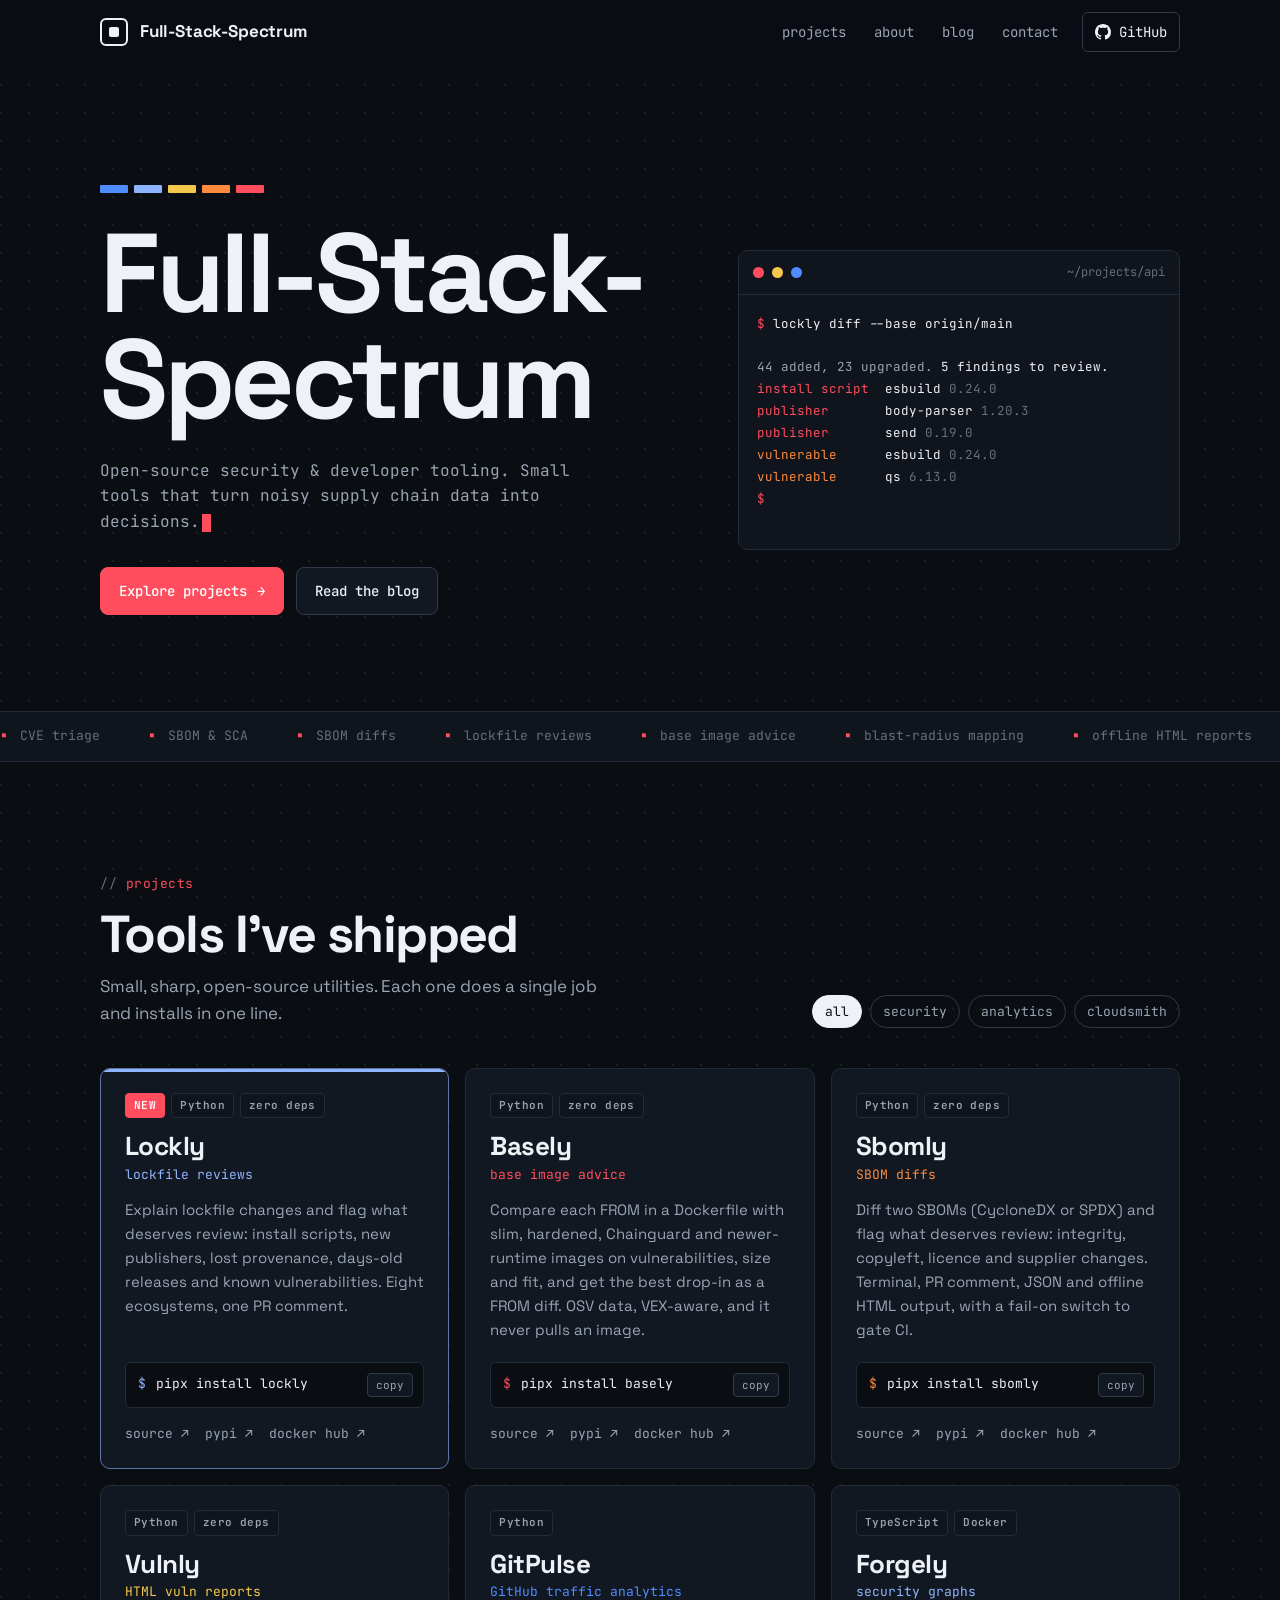
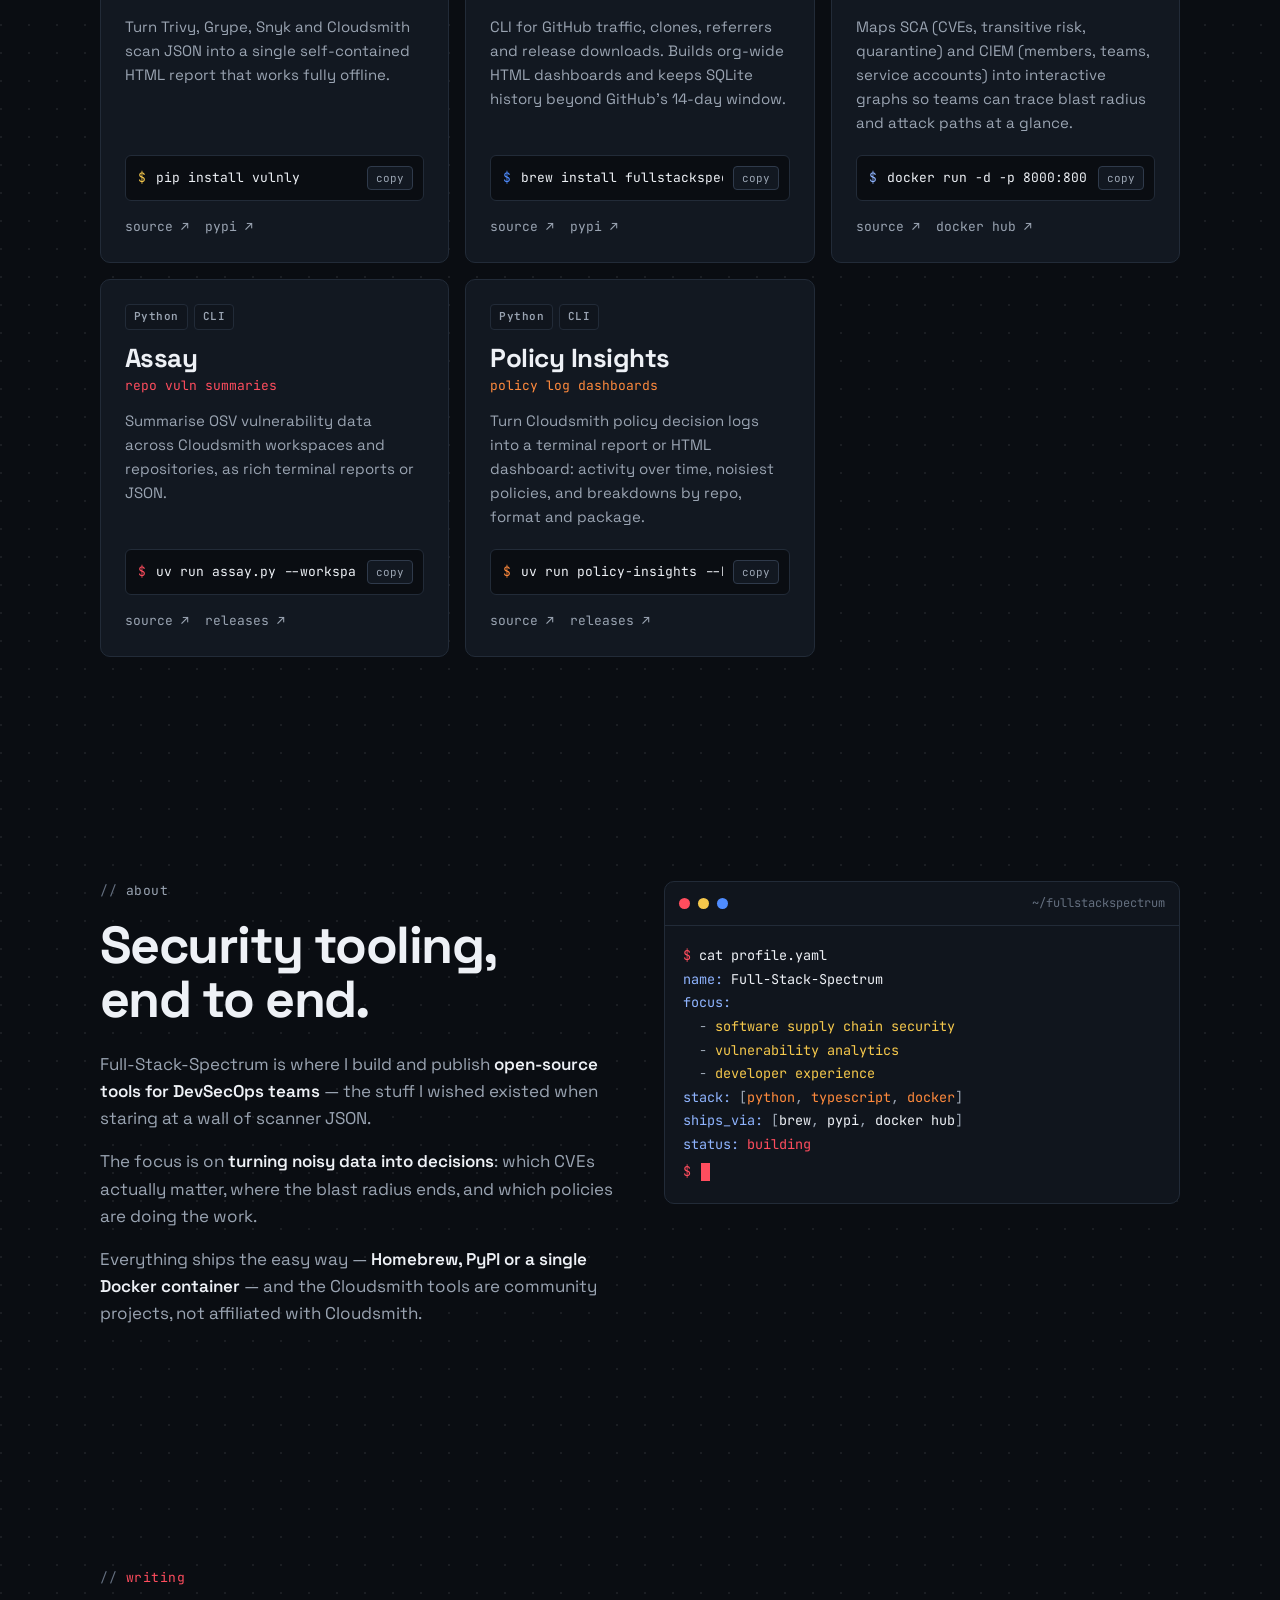
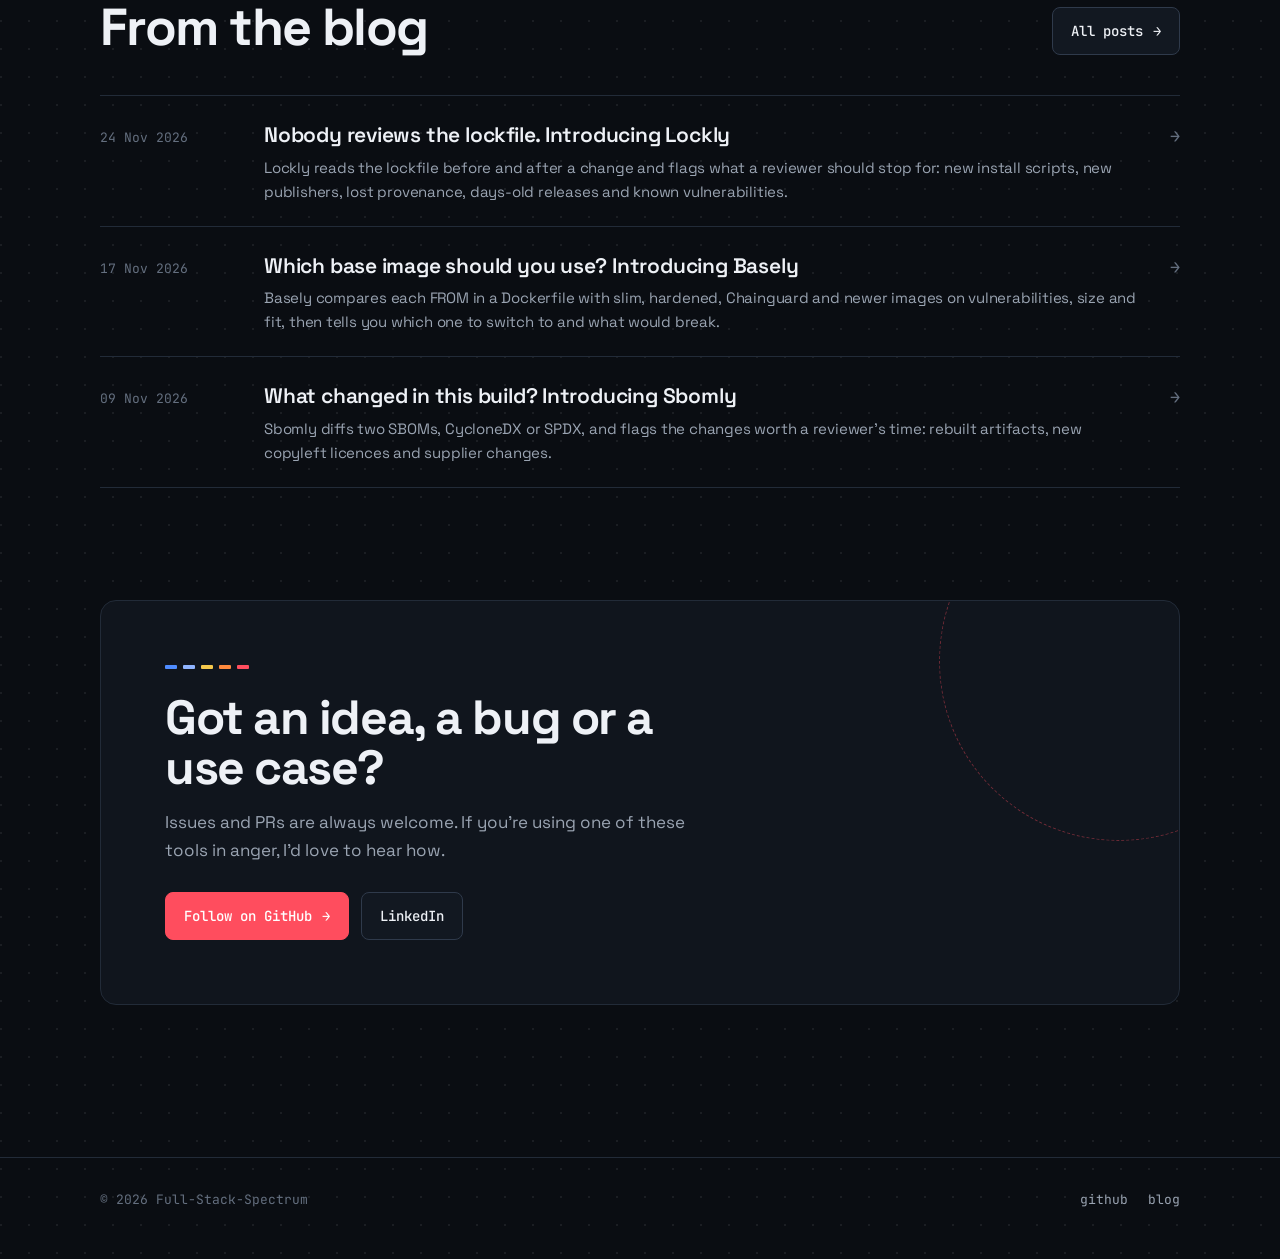
<file: index.html>
<!doctype html>
<html lang="en">
<head>
  <meta charset="utf-8">
  <meta name="viewport" content="width=device-width, initial-scale=1">
  <title>Full-Stack-Spectrum — Open-source security &amp; developer tooling</title>
  <meta name="description" content="Full-Stack-Spectrum builds open-source security and developer tooling: Lockly, Basely, Sbomly, GitPulse, Forgely, Vulnly, Assay and Policy Insights.">
  <meta name="theme-color" content="#0a0d12">
  <link rel="canonical" href="https://fullstackspectrum.com/">
  <link rel="icon" href="/assets/img/favicon.svg" type="image/svg+xml">

  <meta property="og:type" content="website">
  <meta property="og:title" content="Full-Stack-Spectrum">
  <meta property="og:description" content="Open-source security & developer tooling.">
  <meta property="og:url" content="https://fullstackspectrum.com/">
  <meta property="og:image" content="https://fullstackspectrum.com/assets/img/og-banner.png">
  <meta name="twitter:card" content="summary_large_image">

  <link rel="preconnect" href="https://fonts.googleapis.com">
  <link rel="preconnect" href="https://fonts.gstatic.com" crossorigin>
  <link href="https://fonts.googleapis.com/css2?family=JetBrains+Mono:wght@400;500;600&family=Space+Grotesk:wght@400;500;600;700&display=swap" rel="stylesheet">
  <link rel="stylesheet" href="/assets/css/style.css">
</head>
<body>

<header class="site-header">
  <div class="wrap">
    <a class="brand" href="/" aria-label="Full-Stack-Spectrum home">
      <span class="brand-mark" aria-hidden="true"></span>
      <span>Full-Stack-Spectrum</span>
    </a>
    <button class="nav-toggle" aria-label="Open menu" aria-expanded="false" aria-controls="nav">
      <svg width="18" height="18" viewBox="0 0 18 18" fill="none" stroke="currentColor" stroke-width="2"><path d="M2 5h14M2 13h14"/></svg>
    </button>
    <nav class="nav" id="nav">
      <a href="#projects">projects</a>
      <a href="#about">about</a>
      <a href="/blog/">blog</a>
      <a href="#contact">contact</a>
      <a class="nav-gh" href="https://github.com/fullstackspectrum" target="_blank" rel="noopener">
        <svg width="16" height="16" viewBox="0 0 16 16" fill="currentColor" aria-hidden="true"><path d="M8 0C3.58 0 0 3.58 0 8c0 3.54 2.29 6.53 5.47 7.59.4.07.55-.17.55-.38 0-.19-.01-.82-.01-1.49-2.01.37-2.53-.49-2.69-.94-.09-.23-.48-.94-.82-1.13-.28-.15-.68-.52-.01-.53.63-.01 1.08.58 1.23.82.72 1.21 1.87.87 2.33.66.07-.52.28-.87.51-1.07-1.78-.2-3.64-.89-3.64-3.95 0-.87.31-1.59.82-2.15-.08-.2-.36-1.02.08-2.12 0 0 .67-.21 2.2.82.64-.18 1.32-.27 2-.27.68 0 1.36.09 2 .27 1.53-1.04 2.2-.82 2.2-.82.44 1.1.16 1.92.08 2.12.51.56.82 1.27.82 2.15 0 3.07-1.87 3.75-3.65 3.95.29.25.54.73.54 1.48 0 1.07-.01 1.93-.01 2.2 0 .21.15.46.55.38A8.013 8.013 0 0016 8c0-4.42-3.58-8-8-8z"/></svg>
        GitHub
      </a>
    </nav>
  </div>
</header>

<main>

  <!-- Hero -->
  <section class="hero">
    <div class="wrap">
      <div>
        <div class="spectrum" aria-hidden="true"><span></span><span></span><span></span><span></span><span></span></div>
        <h1>Full-Stack-<br>Spectrum</h1>
        <p class="hero-lede">Open-source security &amp; developer tooling. Small tools that turn noisy supply chain data into decisions.<span class="cursor" aria-hidden="true"></span></p>
        <div class="hero-ctas">
          <a class="btn btn--primary" href="#projects">Explore projects <span class="arrow">→</span></a>
          <a class="btn" href="/blog/">Read the blog</a>
        </div>
      </div>

      <div class="terminal hero-term" role="img" aria-label="A terminal running Full-Stack-Spectrum tools in turn: Lockly flags an install script on esbuild 0.24.0, Basely suggests python:3.12-slim, Sbomly flags a changed hash on axios 1.6.0, and Vulnly reports 2911 vulnerabilities in python:3.12.">
        <div class="terminal-bar" aria-hidden="true"><i></i><i></i><i></i><span>~/projects/api</span></div>
        <pre data-hero-term aria-hidden="true"><span class="c-p">$</span> <span class="c-v">lockly diff --base origin/main</span>

44 added, 23 upgraded. <span class="c-v">5 findings to review.</span>
<span class="c-p">install script</span>  <span class="c-v">esbuild</span> <span class="c-f">0.24.0</span>
<span class="c-p">publisher</span>       <span class="c-v">body-parser</span> <span class="c-f">1.20.3</span>
<span class="c-p">publisher</span>       <span class="c-v">send</span> <span class="c-f">0.19.0</span>
<span class="c-o">vulnerable</span>      <span class="c-v">esbuild</span> <span class="c-f">0.24.0</span>
<span class="c-o">vulnerable</span>      <span class="c-v">qs</span> <span class="c-f">6.13.0</span>
<span class="c-p">$</span> <span class="cursor"></span></pre>
      </div>
    </div>
  </section>

  <div class="ticker" aria-hidden="true">
    <div class="ticker-track">
      <span>CVE triage</span><span>SBOM &amp; SCA</span><span>SBOM diffs</span><span>lockfile reviews</span><span>base image advice</span><span>blast-radius mapping</span><span>offline HTML reports</span><span>GitHub traffic analytics</span><span>policy decision logs</span><span>Trivy · Grype · Snyk</span><span>OSV data</span><span>Docker · Homebrew · PyPI</span>
      <span>CVE triage</span><span>SBOM &amp; SCA</span><span>SBOM diffs</span><span>lockfile reviews</span><span>base image advice</span><span>blast-radius mapping</span><span>offline HTML reports</span><span>GitHub traffic analytics</span><span>policy decision logs</span><span>Trivy · Grype · Snyk</span><span>OSV data</span><span>Docker · Homebrew · PyPI</span>
    </div>
  </div>

  <!-- Projects -->
  <section class="section" id="projects">
    <div class="wrap">
      <div class="section-head">
        <div>
          <p class="eyebrow">projects</p>
          <h2>Tools I've shipped</h2>
          <p class="section-sub">Small, sharp, open-source utilities. Each one does a single job and installs in one line.</p>
        </div>
        <div class="filters" role="group" aria-label="Filter projects">
          <button class="filter" data-filter="all" aria-pressed="true">all</button>
          <button class="filter" data-filter="security" aria-pressed="false">security</button>
          <button class="filter" data-filter="analytics" aria-pressed="false">analytics</button>
          <button class="filter" data-filter="cloudsmith" aria-pressed="false">cloudsmith</button>
        </div>
      </div>

      <div class="projects">

        <article class="card card--featured reveal" data-tags="security" data-repo="lockly">
          <div class="card-top">
            <div class="card-tags"><span class="tag tag--new">NEW</span><span class="tag">Python</span><span class="tag">zero deps</span></div>
            <span class="stars" data-stars></span>
          </div>
          <h3><a href="https://github.com/fullstackspectrum/lockly" target="_blank" rel="noopener">Lockly</a></h3>
          <p class="card-kicker">lockfile reviews</p>
          <p class="card-desc">Explain lockfile changes and flag what deserves review: install scripts, new publishers, lost provenance, days-old releases and known vulnerabilities. Eight ecosystems, one PR comment.</p>
          <div class="install"><span class="prompt">$</span><code>pipx install lockly</code><button class="copy" type="button">copy</button></div>
          <div class="card-links"><a href="https://github.com/fullstackspectrum/lockly" target="_blank" rel="noopener">source ↗</a><a href="https://pypi.org/project/lockly/" target="_blank" rel="noopener">pypi ↗</a><a href="https://hub.docker.com/r/fullstackspectrum/lockly" target="_blank" rel="noopener">docker hub ↗</a></div>
        </article>

        <article class="card reveal" data-tags="security" data-repo="basely">
          <div class="card-top">
            <div class="card-tags"><span class="tag">Python</span><span class="tag">zero deps</span></div>
            <span class="stars" data-stars></span>
          </div>
          <h3><a href="https://github.com/fullstackspectrum/basely" target="_blank" rel="noopener">Basely</a></h3>
          <p class="card-kicker">base image advice</p>
          <p class="card-desc">Compare each FROM in a Dockerfile with slim, hardened, Chainguard and newer-runtime images on vulnerabilities, size and fit, and get the best drop-in as a FROM diff. OSV data, VEX-aware, and it never pulls an image.</p>
          <div class="install"><span class="prompt">$</span><code>pipx install basely</code><button class="copy" type="button">copy</button></div>
          <div class="card-links"><a href="https://github.com/fullstackspectrum/basely" target="_blank" rel="noopener">source ↗</a><a href="https://pypi.org/project/basely/" target="_blank" rel="noopener">pypi ↗</a><a href="https://hub.docker.com/r/fullstackspectrum/basely" target="_blank" rel="noopener">docker hub ↗</a></div>
        </article>

        <article class="card reveal" data-tags="security" data-repo="sbomly">
          <div class="card-top">
            <div class="card-tags"><span class="tag">Python</span><span class="tag">zero deps</span></div>
            <span class="stars" data-stars></span>
          </div>
          <h3><a href="https://github.com/fullstackspectrum/sbomly" target="_blank" rel="noopener">Sbomly</a></h3>
          <p class="card-kicker">SBOM diffs</p>
          <p class="card-desc">Diff two SBOMs (CycloneDX or SPDX) and flag what deserves review: integrity, copyleft, licence and supplier changes. Terminal, PR comment, JSON and offline HTML output, with a fail-on switch to gate CI.</p>
          <div class="install"><span class="prompt">$</span><code>pipx install sbomly</code><button class="copy" type="button">copy</button></div>
          <div class="card-links"><a href="https://github.com/fullstackspectrum/sbomly" target="_blank" rel="noopener">source ↗</a><a href="https://pypi.org/project/sbomly/" target="_blank" rel="noopener">pypi ↗</a><a href="https://hub.docker.com/r/fullstackspectrum/sbomly" target="_blank" rel="noopener">docker hub ↗</a></div>
        </article>

        <article class="card reveal" data-tags="security" data-repo="Vulnly">
          <div class="card-top">
            <div class="card-tags"><span class="tag">Python</span><span class="tag">zero deps</span></div>
            <span class="stars" data-stars></span>
          </div>
          <h3><a href="https://github.com/fullstackspectrum/Vulnly" target="_blank" rel="noopener">Vulnly</a></h3>
          <p class="card-kicker">HTML vuln reports</p>
          <p class="card-desc">Turn Trivy, Grype, Snyk and Cloudsmith scan JSON into a single self-contained HTML report that works fully offline.</p>
          <div class="install"><span class="prompt">$</span><code>pip install vulnly</code><button class="copy" type="button">copy</button></div>
          <div class="card-links"><a href="https://github.com/fullstackspectrum/Vulnly" target="_blank" rel="noopener">source ↗</a><a href="https://pypi.org/project/vulnly/" target="_blank" rel="noopener">pypi ↗</a></div>
        </article>

        <article class="card reveal" data-tags="analytics" data-repo="gitpulse">
          <div class="card-top">
            <div class="card-tags"><span class="tag">Python</span></div>
            <span class="stars" data-stars></span>
          </div>
          <h3><a href="https://github.com/fullstackspectrum/gitpulse" target="_blank" rel="noopener">GitPulse</a></h3>
          <p class="card-kicker">GitHub traffic analytics</p>
          <p class="card-desc">CLI for GitHub traffic, clones, referrers and release downloads. Builds org-wide HTML dashboards and keeps SQLite history beyond GitHub's 14-day window.</p>
          <div class="install"><span class="prompt">$</span><code>brew install fullstackspectrum/gitpulse/gitpulse</code><button class="copy" type="button">copy</button></div>
          <div class="card-links"><a href="https://github.com/fullstackspectrum/gitpulse" target="_blank" rel="noopener">source ↗</a><a href="https://pypi.org/project/gitpulse-analytics/" target="_blank" rel="noopener">pypi ↗</a></div>
        </article>

        <article class="card reveal" data-tags="security cloudsmith" data-repo="Forgely">
          <div class="card-top">
            <div class="card-tags"><span class="tag">TypeScript</span><span class="tag">Docker</span></div>
            <span class="stars" data-stars></span>
          </div>
          <h3><a href="https://github.com/fullstackspectrum/Forgely" target="_blank" rel="noopener">Forgely</a></h3>
          <p class="card-kicker">security graphs</p>
          <p class="card-desc">Maps SCA (CVEs, transitive risk, quarantine) and CIEM (members, teams, service accounts) into interactive graphs so teams can trace blast radius and attack paths at a glance.</p>
          <div class="install"><span class="prompt">$</span><code>docker run -d -p 8000:8000 fullstackspectrum/forgely:latest</code><button class="copy" type="button">copy</button></div>
          <div class="card-links"><a href="https://github.com/fullstackspectrum/Forgely" target="_blank" rel="noopener">source ↗</a><a href="https://hub.docker.com/r/fullstackspectrum/forgely" target="_blank" rel="noopener">docker hub ↗</a></div>
        </article>

        <article class="card reveal" data-tags="security cloudsmith" data-repo="Assay">
          <div class="card-top">
            <div class="card-tags"><span class="tag">Python</span><span class="tag">CLI</span></div>
            <span class="stars" data-stars></span>
          </div>
          <h3><a href="https://github.com/fullstackspectrum/Assay" target="_blank" rel="noopener">Assay</a></h3>
          <p class="card-kicker">repo vuln summaries</p>
          <p class="card-desc">Summarise OSV vulnerability data across Cloudsmith workspaces and repositories, as rich terminal reports or JSON.</p>
          <div class="install"><span class="prompt">$</span><code>uv run assay.py --workspace &lt;workspace&gt;</code><button class="copy" type="button">copy</button></div>
          <div class="card-links"><a href="https://github.com/fullstackspectrum/Assay" target="_blank" rel="noopener">source ↗</a><a href="https://github.com/fullstackspectrum/Assay/releases/latest" target="_blank" rel="noopener">releases ↗</a></div>
        </article>

        <article class="card reveal" data-tags="analytics cloudsmith" data-repo="policy-insights">
          <div class="card-top">
            <div class="card-tags"><span class="tag">Python</span><span class="tag">CLI</span></div>
            <span class="stars" data-stars></span>
          </div>
          <h3><a href="https://github.com/fullstackspectrum/policy-insights" target="_blank" rel="noopener">Policy Insights</a></h3>
          <p class="card-kicker">policy log dashboards</p>
          <p class="card-desc">Turn Cloudsmith policy decision logs into a terminal report or HTML dashboard: activity over time, noisiest policies, and breakdowns by repo, format and package.</p>
          <div class="install"><span class="prompt">$</span><code>uv run policy-insights --help</code><button class="copy" type="button">copy</button></div>
          <div class="card-links"><a href="https://github.com/fullstackspectrum/policy-insights" target="_blank" rel="noopener">source ↗</a><a href="https://github.com/fullstackspectrum/policy-insights/releases/latest" target="_blank" rel="noopener">releases ↗</a></div>
        </article>

      </div>
    </div>
  </section>

  <!-- About -->
  <section class="section" id="about">
    <div class="wrap about-grid">
      <div class="about-copy reveal">
        <p class="eyebrow">about</p>
        <h2 style="margin-bottom:24px">Security tooling,<br>end to end.</h2>
        <p>Full-Stack-Spectrum is where I build and publish <strong>open-source tools for DevSecOps teams</strong> — the stuff I wished existed when staring at a wall of scanner JSON.</p>
        <p>The focus is on <strong>turning noisy data into decisions</strong>: which CVEs actually matter, where the blast radius ends, and which policies are doing the work.</p>
        <p>Everything ships the easy way — <strong>Homebrew, PyPI or a single Docker container</strong> — and the Cloudsmith tools are community projects, not affiliated with Cloudsmith.</p>
      </div>
      <div class="terminal reveal" aria-label="Profile summary">
        <div class="terminal-bar"><i></i><i></i><i></i><span>~/fullstackspectrum</span></div>
<pre><span class="c-p">$</span> <span class="c-v">cat profile.yaml</span>
<span class="c-k">name:</span> <span class="c-v">Full-Stack-Spectrum</span>
<span class="c-k">focus:</span>
  - <span class="c-y">software supply chain security</span>
  - <span class="c-y">vulnerability analytics</span>
  - <span class="c-y">developer experience</span>
<span class="c-k">stack:</span> [<span class="c-o">python</span>, <span class="c-o">typescript</span>, <span class="c-o">docker</span>]
<span class="c-k">ships_via:</span> [<span class="c-v">brew</span>, <span class="c-v">pypi</span>, <span class="c-v">docker hub</span>]
<span class="c-k">status:</span> <span class="c-p">building</span>
<span class="c-p">$</span> <span class="hero-lede" style="margin:0"><span class="cursor"></span></span></pre>
      </div>
    </div>
  </section>

  <!-- Blog -->
  <section class="section" id="blog">
    <div class="wrap">
      <div class="section-head">
        <div>
          <p class="eyebrow">writing</p>
          <h2>From the blog</h2>
        </div>
        <a class="btn" href="/blog/">All posts <span class="arrow">→</span></a>
      </div>
      <div class="posts" data-posts data-limit="3"></div>
    </div>
  </section>

  <!-- Contact -->
  <section class="section" id="contact" style="padding-top:0">
    <div class="wrap">
      <div class="cta reveal">
        <div class="spectrum spectrum--sm" aria-hidden="true" style="margin-bottom:24px"><span></span><span></span><span></span><span></span><span></span></div>
        <h2>Got an idea, a bug or a use case?</h2>
        <p>Issues and PRs are always welcome. If you're using one of these tools in anger, I'd love to hear how.</p>
        <div class="hero-ctas">
          <a class="btn btn--primary" href="https://github.com/fullstackspectrum" target="_blank" rel="noopener">Follow on GitHub <span class="arrow">→</span></a>
          <a class="btn" href="https://www.linkedin.com/in/colinmoynes/" target="_blank" rel="noopener">LinkedIn</a>
        </div>
      </div>
    </div>
  </section>

</main>

<footer class="site-footer">
  <div class="wrap">
    <p>© <span data-year></span> Full-Stack-Spectrum</p>
    <div class="footer-links">
      <a href="https://github.com/fullstackspectrum" target="_blank" rel="noopener">github</a>
      <a href="/blog/">blog</a>
    </div>
  </div>
</footer>

<script src="/assets/js/posts.js"></script>
<script src="/assets/js/main.js"></script>
</body>
</html>
</file>
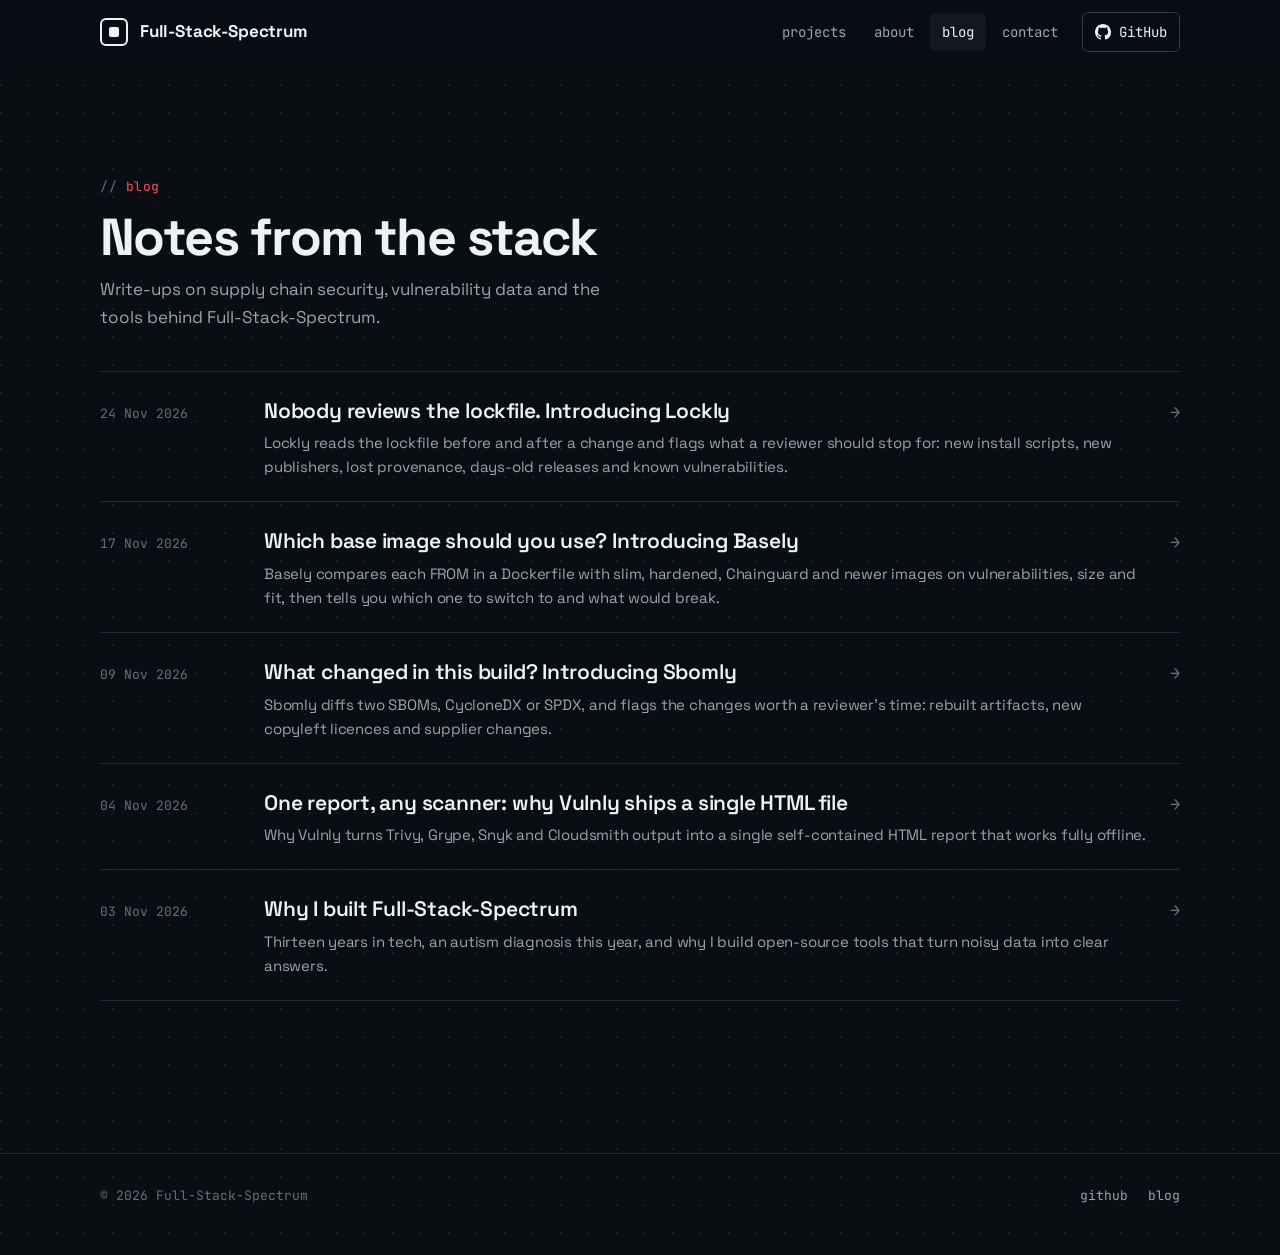
<file: blog/index.html>
<!doctype html>
<html lang="en">
<head>
  <meta charset="utf-8">
  <meta name="viewport" content="width=device-width, initial-scale=1">
  <title>Blog — Full-Stack-Spectrum</title>
  <meta name="description" content="Notes on supply chain security, vulnerability data and developer tooling.">
  <meta name="theme-color" content="#0a0d12">
  <link rel="canonical" href="https://fullstackspectrum.com/blog/">
  <link rel="icon" href="/assets/img/favicon.svg" type="image/svg+xml">
  <link rel="preconnect" href="https://fonts.googleapis.com">
  <link rel="preconnect" href="https://fonts.gstatic.com" crossorigin>
  <link href="https://fonts.googleapis.com/css2?family=JetBrains+Mono:wght@400;500;600&family=Space+Grotesk:wght@400;500;600;700&display=swap" rel="stylesheet">
  <link rel="stylesheet" href="/assets/css/style.css">
</head>
<body>

<header class="site-header">
  <div class="wrap">
    <a class="brand" href="/" aria-label="Full-Stack-Spectrum home">
      <span class="brand-mark" aria-hidden="true"></span>
      <span>Full-Stack-Spectrum</span>
    </a>
    <button class="nav-toggle" aria-label="Open menu" aria-expanded="false" aria-controls="nav">
      <svg width="18" height="18" viewBox="0 0 18 18" fill="none" stroke="currentColor" stroke-width="2"><path d="M2 5h14M2 13h14"/></svg>
    </button>
    <nav class="nav" id="nav">
      <a href="/#projects">projects</a>
      <a href="/#about">about</a>
      <a href="/blog/" aria-current="page">blog</a>
      <a href="/#contact">contact</a>
      <a class="nav-gh" href="https://github.com/fullstackspectrum" target="_blank" rel="noopener">
        <svg width="16" height="16" viewBox="0 0 16 16" fill="currentColor" aria-hidden="true"><path d="M8 0C3.58 0 0 3.58 0 8c0 3.54 2.29 6.53 5.47 7.59.4.07.55-.17.55-.38 0-.19-.01-.82-.01-1.49-2.01.37-2.53-.49-2.69-.94-.09-.23-.48-.94-.82-1.13-.28-.15-.68-.52-.01-.53.63-.01 1.08.58 1.23.82.72 1.21 1.87.87 2.33.66.07-.52.28-.87.51-1.07-1.78-.2-3.64-.89-3.64-3.95 0-.87.31-1.59.82-2.15-.08-.2-.36-1.02.08-2.12 0 0 .67-.21 2.2.82.64-.18 1.32-.27 2-.27.68 0 1.36.09 2 .27 1.53-1.04 2.2-.82 2.2-.82.44 1.1.16 1.92.08 2.12.51.56.82 1.27.82 2.15 0 3.07-1.87 3.75-3.65 3.95.29.25.54.73.54 1.48 0 1.07-.01 1.93-.01 2.2 0 .21.15.46.55.38A8.013 8.013 0 0016 8c0-4.42-3.58-8-8-8z"/></svg>
        GitHub
      </a>
    </nav>
  </div>
</header>

<main>
  <section class="section">
    <div class="wrap">
      <div class="section-head">
        <div>
          <p class="eyebrow">blog</p>
          <h2>Notes from the stack</h2>
          <p class="section-sub">Write-ups on supply chain security, vulnerability data and the tools behind Full-Stack-Spectrum.</p>
        </div>
      </div>
      <div class="posts" data-posts></div>
    </div>
  </section>
</main>

<footer class="site-footer">
  <div class="wrap">
    <p>© <span data-year></span> Full-Stack-Spectrum</p>
    <div class="footer-links">
      <a href="https://github.com/fullstackspectrum" target="_blank" rel="noopener">github</a>
      <a href="/blog/">blog</a>
    </div>
  </div>
</footer>

<script src="/assets/js/posts.js"></script>
<script src="/assets/js/main.js"></script>
</body>
</html>
</file>
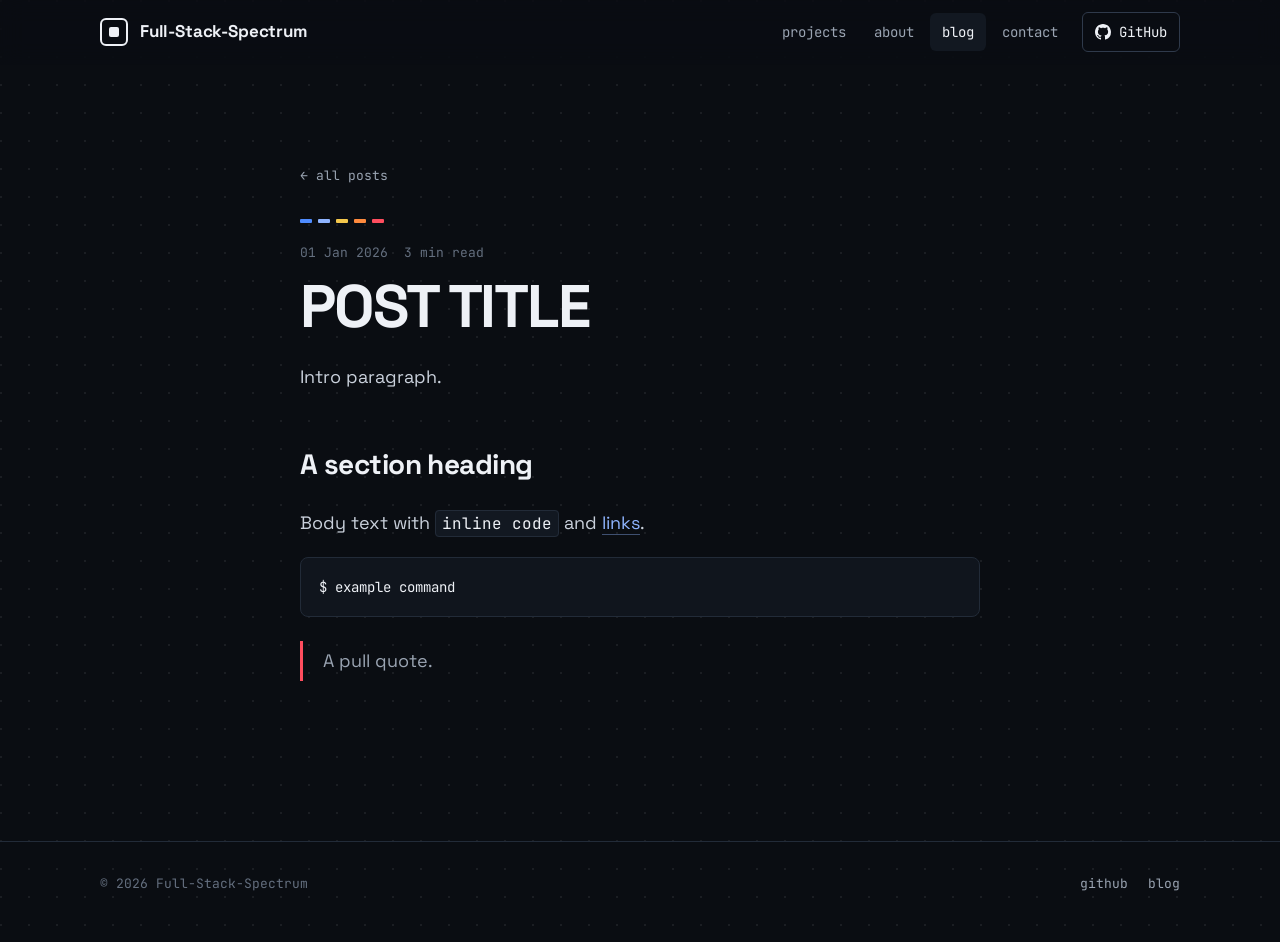
<file: blog/_template.html>
<!doctype html>
<html lang="en">
<head>
  <meta charset="utf-8">
  <meta name="viewport" content="width=device-width, initial-scale=1">
  <title>POST TITLE — Full-Stack-Spectrum</title>
  <meta name="description" content="POST DESCRIPTION">
  <meta name="theme-color" content="#0a0d12">
  <link rel="canonical" href="https://fullstackspectrum.com/blog/SLUG.html">
  <link rel="icon" href="/assets/img/favicon.svg" type="image/svg+xml">
  <link rel="preconnect" href="https://fonts.googleapis.com">
  <link rel="preconnect" href="https://fonts.gstatic.com" crossorigin>
  <link href="https://fonts.googleapis.com/css2?family=JetBrains+Mono:wght@400;500;600&family=Space+Grotesk:wght@400;500;600;700&display=swap" rel="stylesheet">
  <link rel="stylesheet" href="/assets/css/style.css">
</head>
<body>

<header class="site-header">
  <div class="wrap">
    <a class="brand" href="/" aria-label="Full-Stack-Spectrum home">
      <span class="brand-mark" aria-hidden="true"></span>
      <span>Full-Stack-Spectrum</span>
    </a>
    <button class="nav-toggle" aria-label="Open menu" aria-expanded="false" aria-controls="nav">
      <svg width="18" height="18" viewBox="0 0 18 18" fill="none" stroke="currentColor" stroke-width="2"><path d="M2 5h14M2 13h14"/></svg>
    </button>
    <nav class="nav" id="nav">
      <a href="/#projects">projects</a>
      <a href="/#about">about</a>
      <a href="/blog/" aria-current="page">blog</a>
      <a href="/#contact">contact</a>
      <a class="nav-gh" href="https://github.com/fullstackspectrum" target="_blank" rel="noopener">
        <svg width="16" height="16" viewBox="0 0 16 16" fill="currentColor" aria-hidden="true"><path d="M8 0C3.58 0 0 3.58 0 8c0 3.54 2.29 6.53 5.47 7.59.4.07.55-.17.55-.38 0-.19-.01-.82-.01-1.49-2.01.37-2.53-.49-2.69-.94-.09-.23-.48-.94-.82-1.13-.28-.15-.68-.52-.01-.53.63-.01 1.08.58 1.23.82.72 1.21 1.87.87 2.33.66.07-.52.28-.87.51-1.07-1.78-.2-3.64-.89-3.64-3.95 0-.87.31-1.59.82-2.15-.08-.2-.36-1.02.08-2.12 0 0 .67-.21 2.2.82.64-.18 1.32-.27 2-.27.68 0 1.36.09 2 .27 1.53-1.04 2.2-.82 2.2-.82.44 1.1.16 1.92.08 2.12.51.56.82 1.27.82 2.15 0 3.07-1.87 3.75-3.65 3.95.29.25.54.73.54 1.48 0 1.07-.01 1.93-.01 2.2 0 .21.15.46.55.38A8.013 8.013 0 0016 8c0-4.42-3.58-8-8-8z"/></svg>
        GitHub
      </a>
    </nav>
  </div>
</header>

<main>
  <article class="article">
    <div class="wrap">
      <a class="article-back" href="/blog/">← all posts</a>
      <div class="spectrum spectrum--sm" aria-hidden="true"><span></span><span></span><span></span><span></span><span></span></div>
      <div class="article-meta"><time datetime="2026-01-01">01 Jan 2026</time><span>3 min read</span></div>
      <h1>POST TITLE</h1>
      <div class="article-body">
        <p>Intro paragraph.</p>

        <h2>A section heading</h2>
        <p>Body text with <code>inline code</code> and <a href="https://github.com/fullstackspectrum">links</a>.</p>

<pre><code>$ example command</code></pre>

        <blockquote>A pull quote.</blockquote>
      </div>
    </div>
  </article>
</main>

<footer class="site-footer">
  <div class="wrap">
    <p>© <span data-year></span> Full-Stack-Spectrum</p>
    <div class="footer-links">
      <a href="https://github.com/fullstackspectrum" target="_blank" rel="noopener">github</a>
      <a href="/blog/">blog</a>
    </div>
  </div>
</footer>

<script src="/assets/js/posts.js"></script>
<script src="/assets/js/main.js"></script>
</body>
</html>
</file>
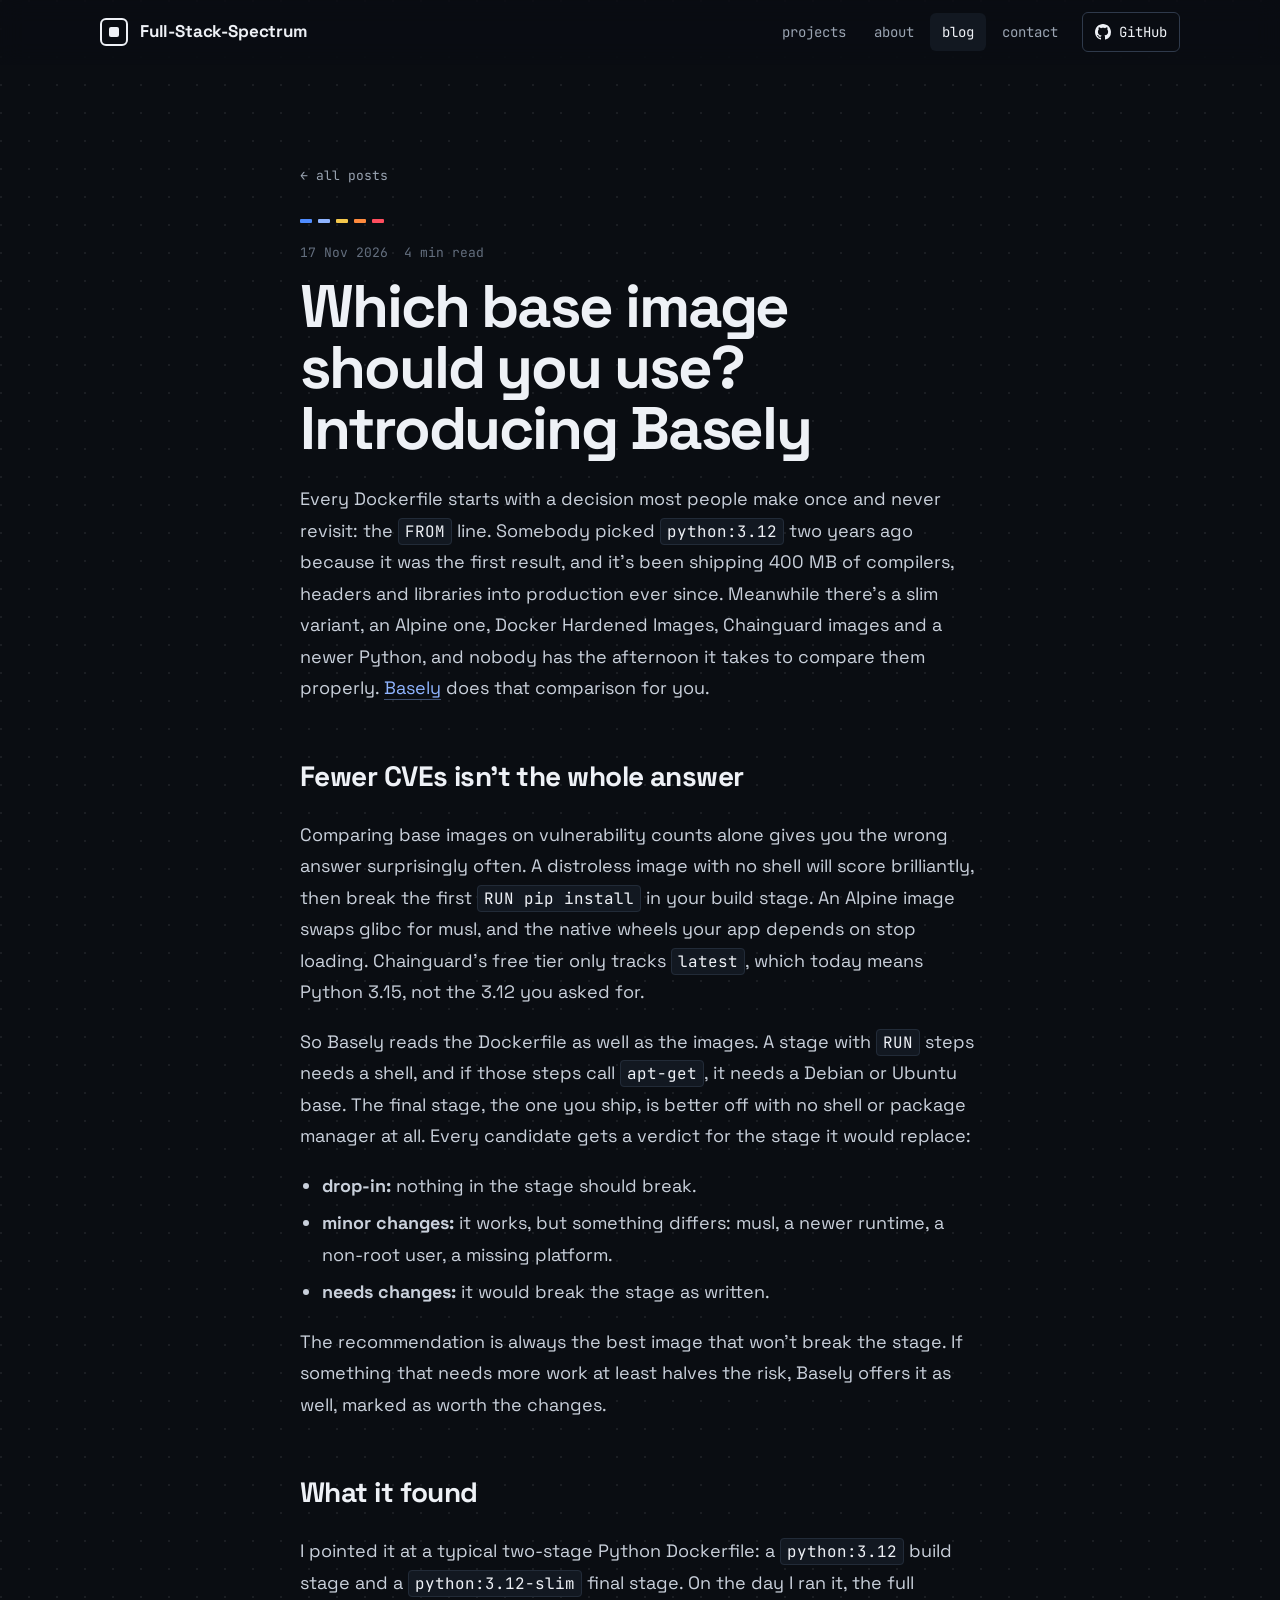
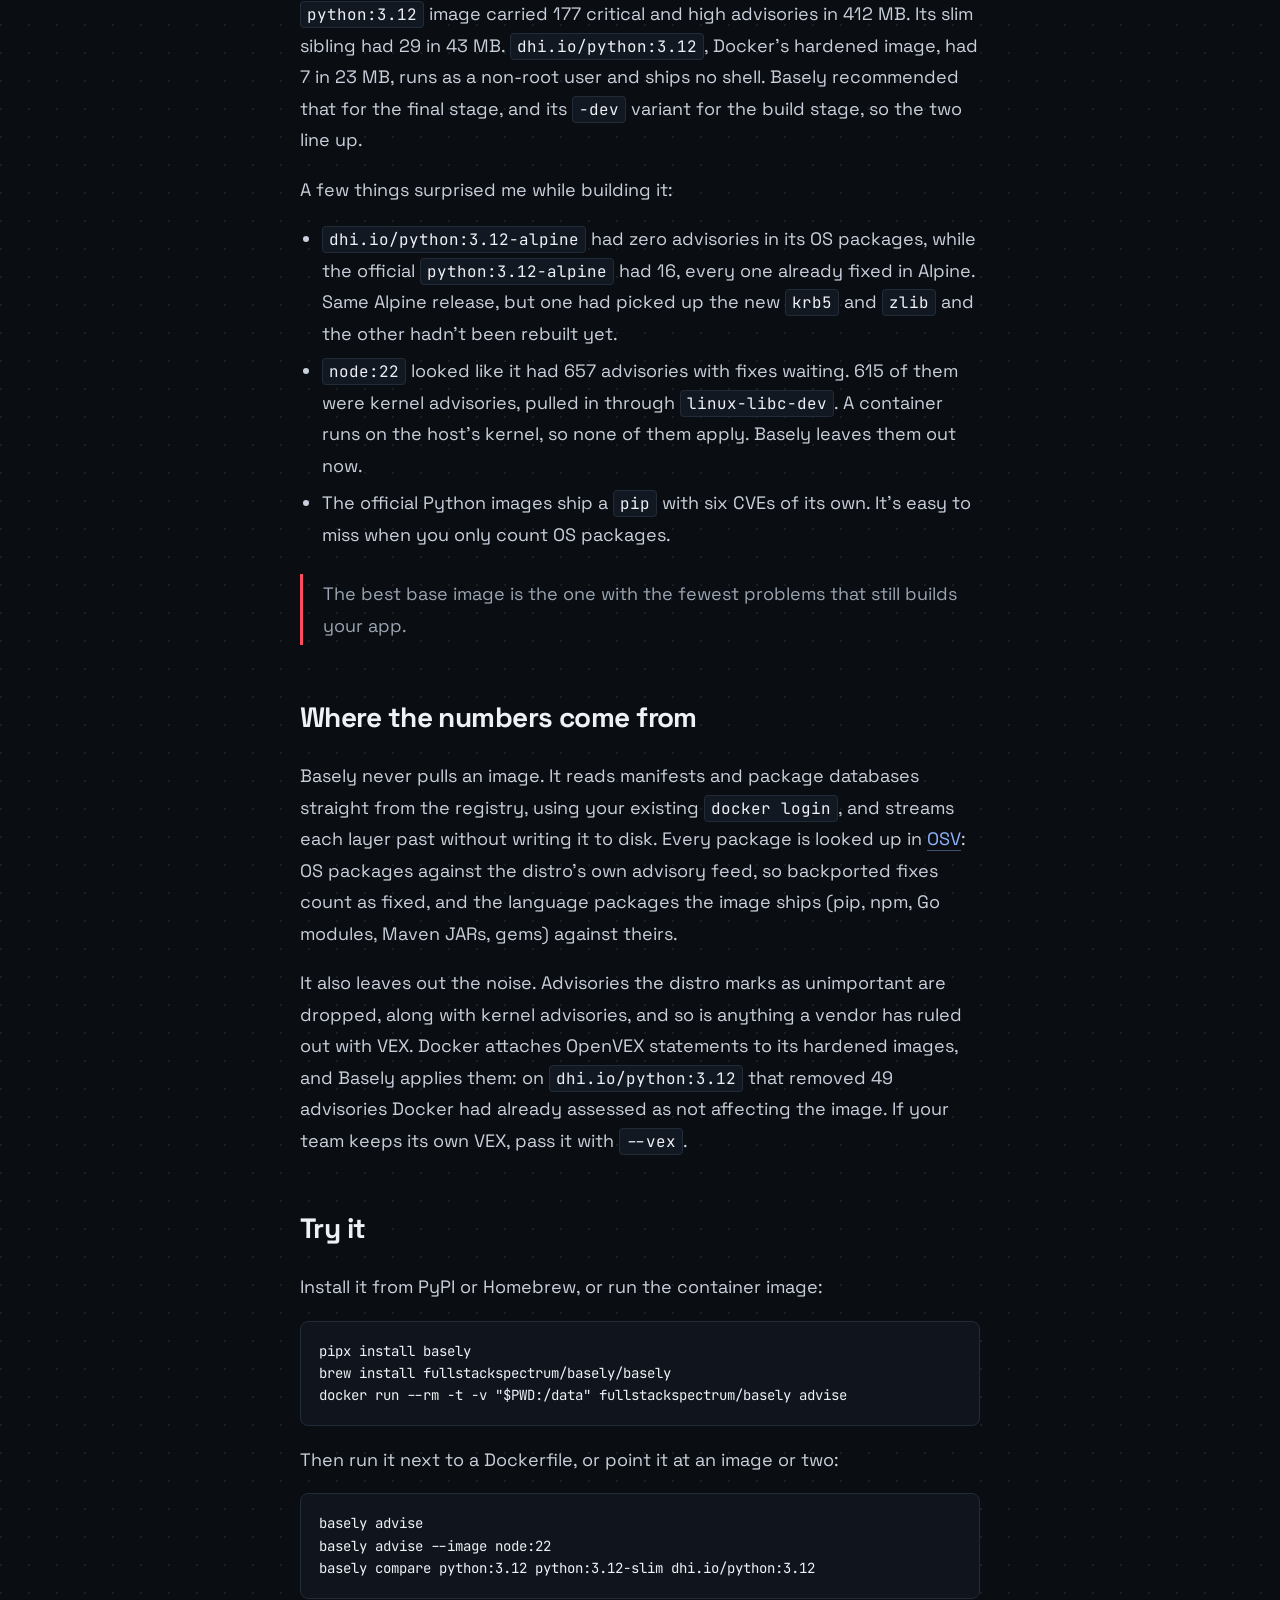
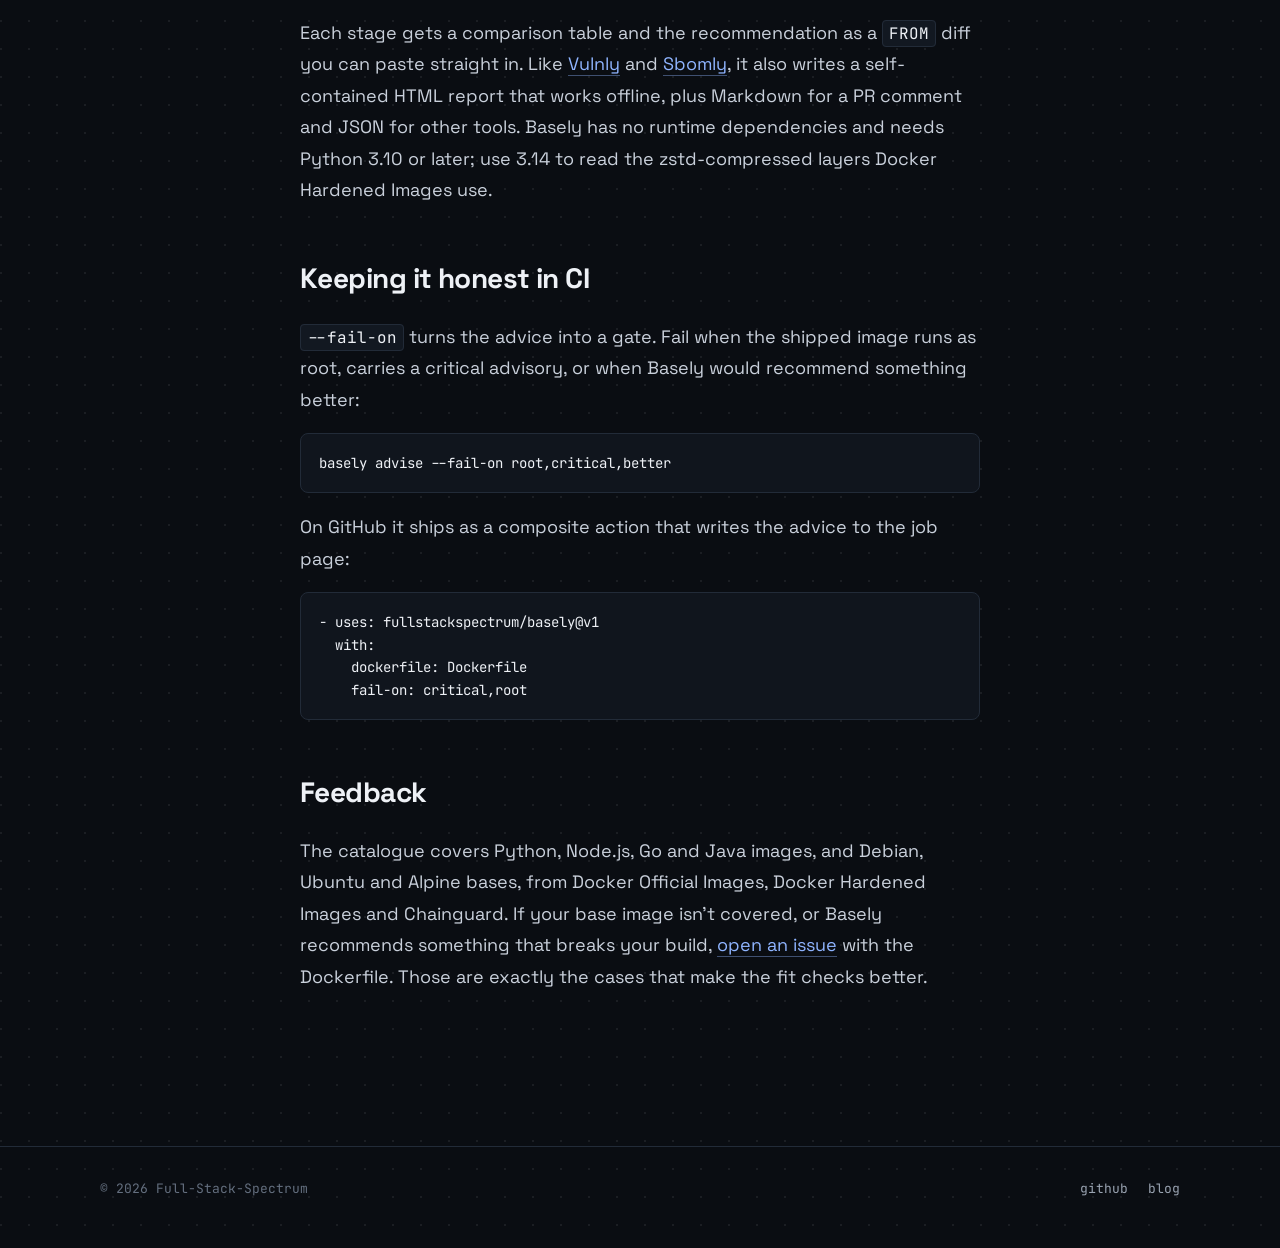
<file: blog/basely-base-images.html>
<!doctype html>
<html lang="en">
<head>
  <meta charset="utf-8">
  <meta name="viewport" content="width=device-width, initial-scale=1">
  <title>Which base image should you use? Introducing Basely — Full-Stack-Spectrum</title>
  <meta name="description" content="Basely compares each FROM in a Dockerfile with slim, hardened, Chainguard and newer images on vulnerabilities, size and fit, then tells you which one to switch to and what would break.">
  <meta name="theme-color" content="#0a0d12">
  <link rel="canonical" href="https://fullstackspectrum.com/blog/basely-base-images.html">
  <link rel="icon" href="/assets/img/favicon.svg" type="image/svg+xml">
  <link rel="preconnect" href="https://fonts.googleapis.com">
  <link rel="preconnect" href="https://fonts.gstatic.com" crossorigin>
  <link href="https://fonts.googleapis.com/css2?family=JetBrains+Mono:wght@400;500;600&family=Space+Grotesk:wght@400;500;600;700&display=swap" rel="stylesheet">
  <link rel="stylesheet" href="/assets/css/style.css">
</head>
<body>

<header class="site-header">
  <div class="wrap">
    <a class="brand" href="/" aria-label="Full-Stack-Spectrum home">
      <span class="brand-mark" aria-hidden="true"></span>
      <span>Full-Stack-Spectrum</span>
    </a>
    <button class="nav-toggle" aria-label="Open menu" aria-expanded="false" aria-controls="nav">
      <svg width="18" height="18" viewBox="0 0 18 18" fill="none" stroke="currentColor" stroke-width="2"><path d="M2 5h14M2 13h14"/></svg>
    </button>
    <nav class="nav" id="nav">
      <a href="/#projects">projects</a>
      <a href="/#about">about</a>
      <a href="/blog/" aria-current="page">blog</a>
      <a href="/#contact">contact</a>
      <a class="nav-gh" href="https://github.com/fullstackspectrum" target="_blank" rel="noopener">
        <svg width="16" height="16" viewBox="0 0 16 16" fill="currentColor" aria-hidden="true"><path d="M8 0C3.58 0 0 3.58 0 8c0 3.54 2.29 6.53 5.47 7.59.4.07.55-.17.55-.38 0-.19-.01-.82-.01-1.49-2.01.37-2.53-.49-2.69-.94-.09-.23-.48-.94-.82-1.13-.28-.15-.68-.52-.01-.53.63-.01 1.08.58 1.23.82.72 1.21 1.87.87 2.33.66.07-.52.28-.87.51-1.07-1.78-.2-3.64-.89-3.64-3.95 0-.87.31-1.59.82-2.15-.08-.2-.36-1.02.08-2.12 0 0 .67-.21 2.2.82.64-.18 1.32-.27 2-.27.68 0 1.36.09 2 .27 1.53-1.04 2.2-.82 2.2-.82.44 1.1.16 1.92.08 2.12.51.56.82 1.27.82 2.15 0 3.07-1.87 3.75-3.65 3.95.29.25.54.73.54 1.48 0 1.07-.01 1.93-.01 2.2 0 .21.15.46.55.38A8.013 8.013 0 0016 8c0-4.42-3.58-8-8-8z"/></svg>
        GitHub
      </a>
    </nav>
  </div>
</header>

<main>
  <article class="article">
    <div class="wrap">
      <a class="article-back" href="/blog/">← all posts</a>
      <div class="spectrum spectrum--sm" aria-hidden="true"><span></span><span></span><span></span><span></span><span></span></div>
      <div class="article-meta"><time datetime="2026-11-17">17 Nov 2026</time><span>4 min read</span></div>
      <h1>Which base image should you use? Introducing Basely</h1>
      <div class="article-body">
        <p>Every Dockerfile starts with a decision most people make once and never revisit: the <code>FROM</code> line. Somebody picked <code>python:3.12</code> two years ago because it was the first result, and it's been shipping 400 MB of compilers, headers and libraries into production ever since. Meanwhile there's a slim variant, an Alpine one, Docker Hardened Images, Chainguard images and a newer Python, and nobody has the afternoon it takes to compare them properly. <a href="https://github.com/fullstackspectrum/basely">Basely</a> does that comparison for you.</p>

        <h2>Fewer CVEs isn't the whole answer</h2>
        <p>Comparing base images on vulnerability counts alone gives you the wrong answer surprisingly often. A distroless image with no shell will score brilliantly, then break the first <code>RUN pip install</code> in your build stage. An Alpine image swaps glibc for musl, and the native wheels your app depends on stop loading. Chainguard's free tier only tracks <code>latest</code>, which today means Python 3.15, not the 3.12 you asked for.</p>
        <p>So Basely reads the Dockerfile as well as the images. A stage with <code>RUN</code> steps needs a shell, and if those steps call <code>apt-get</code>, it needs a Debian or Ubuntu base. The final stage, the one you ship, is better off with no shell or package manager at all. Every candidate gets a verdict for the stage it would replace:</p>
        <ul>
          <li><strong>drop-in:</strong> nothing in the stage should break.</li>
          <li><strong>minor changes:</strong> it works, but something differs: musl, a newer runtime, a non-root user, a missing platform.</li>
          <li><strong>needs changes:</strong> it would break the stage as written.</li>
        </ul>
        <p>The recommendation is always the best image that won't break the stage. If something that needs more work at least halves the risk, Basely offers it as well, marked as worth the changes.</p>

        <h2>What it found</h2>
        <p>I pointed it at a typical two-stage Python Dockerfile: a <code>python:3.12</code> build stage and a <code>python:3.12-slim</code> final stage. On the day I ran it, the full <code>python:3.12</code> image carried 177 critical and high advisories in 412 MB. Its slim sibling had 29 in 43 MB. <code>dhi.io/python:3.12</code>, Docker's hardened image, had 7 in 23 MB, runs as a non-root user and ships no shell. Basely recommended that for the final stage, and its <code>-dev</code> variant for the build stage, so the two line up.</p>
        <p>A few things surprised me while building it:</p>
        <ul>
          <li><code>dhi.io/python:3.12-alpine</code> had zero advisories in its OS packages, while the official <code>python:3.12-alpine</code> had 16, every one already fixed in Alpine. Same Alpine release, but one had picked up the new <code>krb5</code> and <code>zlib</code> and the other hadn't been rebuilt yet.</li>
          <li><code>node:22</code> looked like it had 657 advisories with fixes waiting. 615 of them were kernel advisories, pulled in through <code>linux-libc-dev</code>. A container runs on the host's kernel, so none of them apply. Basely leaves them out now.</li>
          <li>The official Python images ship a <code>pip</code> with six CVEs of its own. It's easy to miss when you only count OS packages.</li>
        </ul>
        <blockquote>The best base image is the one with the fewest problems that still builds your app.</blockquote>

        <h2>Where the numbers come from</h2>
        <p>Basely never pulls an image. It reads manifests and package databases straight from the registry, using your existing <code>docker login</code>, and streams each layer past without writing it to disk. Every package is looked up in <a href="https://osv.dev">OSV</a>: OS packages against the distro's own advisory feed, so backported fixes count as fixed, and the language packages the image ships (pip, npm, Go modules, Maven JARs, gems) against theirs.</p>
        <p>It also leaves out the noise. Advisories the distro marks as unimportant are dropped, along with kernel advisories, and so is anything a vendor has ruled out with VEX. Docker attaches OpenVEX statements to its hardened images, and Basely applies them: on <code>dhi.io/python:3.12</code> that removed 49 advisories Docker had already assessed as not affecting the image. If your team keeps its own VEX, pass it with <code>--vex</code>.</p>

        <h2>Try it</h2>
        <p>Install it from PyPI or Homebrew, or run the container image:</p>
<pre><code>pipx install basely
brew install fullstackspectrum/basely/basely
docker run --rm -t -v "$PWD:/data" fullstackspectrum/basely advise</code></pre>
        <p>Then run it next to a Dockerfile, or point it at an image or two:</p>
<pre><code>basely advise
basely advise --image node:22
basely compare python:3.12 python:3.12-slim dhi.io/python:3.12</code></pre>
        <p>Each stage gets a comparison table and the recommendation as a <code>FROM</code> diff you can paste straight in. Like <a href="/blog/vulnly-offline-reports.html">Vulnly</a> and <a href="/blog/sbomly-sbom-diffs.html">Sbomly</a>, it also writes a self-contained HTML report that works offline, plus Markdown for a PR comment and JSON for other tools. Basely has no runtime dependencies and needs Python 3.10 or later; use 3.14 to read the zstd-compressed layers Docker Hardened Images use.</p>

        <h2>Keeping it honest in CI</h2>
        <p><code>--fail-on</code> turns the advice into a gate. Fail when the shipped image runs as root, carries a critical advisory, or when Basely would recommend something better:</p>
<pre><code>basely advise --fail-on root,critical,better</code></pre>
        <p>On GitHub it ships as a composite action that writes the advice to the job page:</p>
<pre><code>- uses: fullstackspectrum/basely@v1
  with:
    dockerfile: Dockerfile
    fail-on: critical,root</code></pre>

        <h2>Feedback</h2>
        <p>The catalogue covers Python, Node.js, Go and Java images, and Debian, Ubuntu and Alpine bases, from Docker Official Images, Docker Hardened Images and Chainguard. If your base image isn't covered, or Basely recommends something that breaks your build, <a href="https://github.com/fullstackspectrum/basely/issues">open an issue</a> with the Dockerfile. Those are exactly the cases that make the fit checks better.</p>
      </div>
    </div>
  </article>
</main>

<footer class="site-footer">
  <div class="wrap">
    <p>© <span data-year></span> Full-Stack-Spectrum</p>
    <div class="footer-links">
      <a href="https://github.com/fullstackspectrum" target="_blank" rel="noopener">github</a>
      <a href="/blog/">blog</a>
    </div>
  </div>
</footer>

<script src="/assets/js/posts.js"></script>
<script src="/assets/js/main.js"></script>
</body>
</html>
</file>
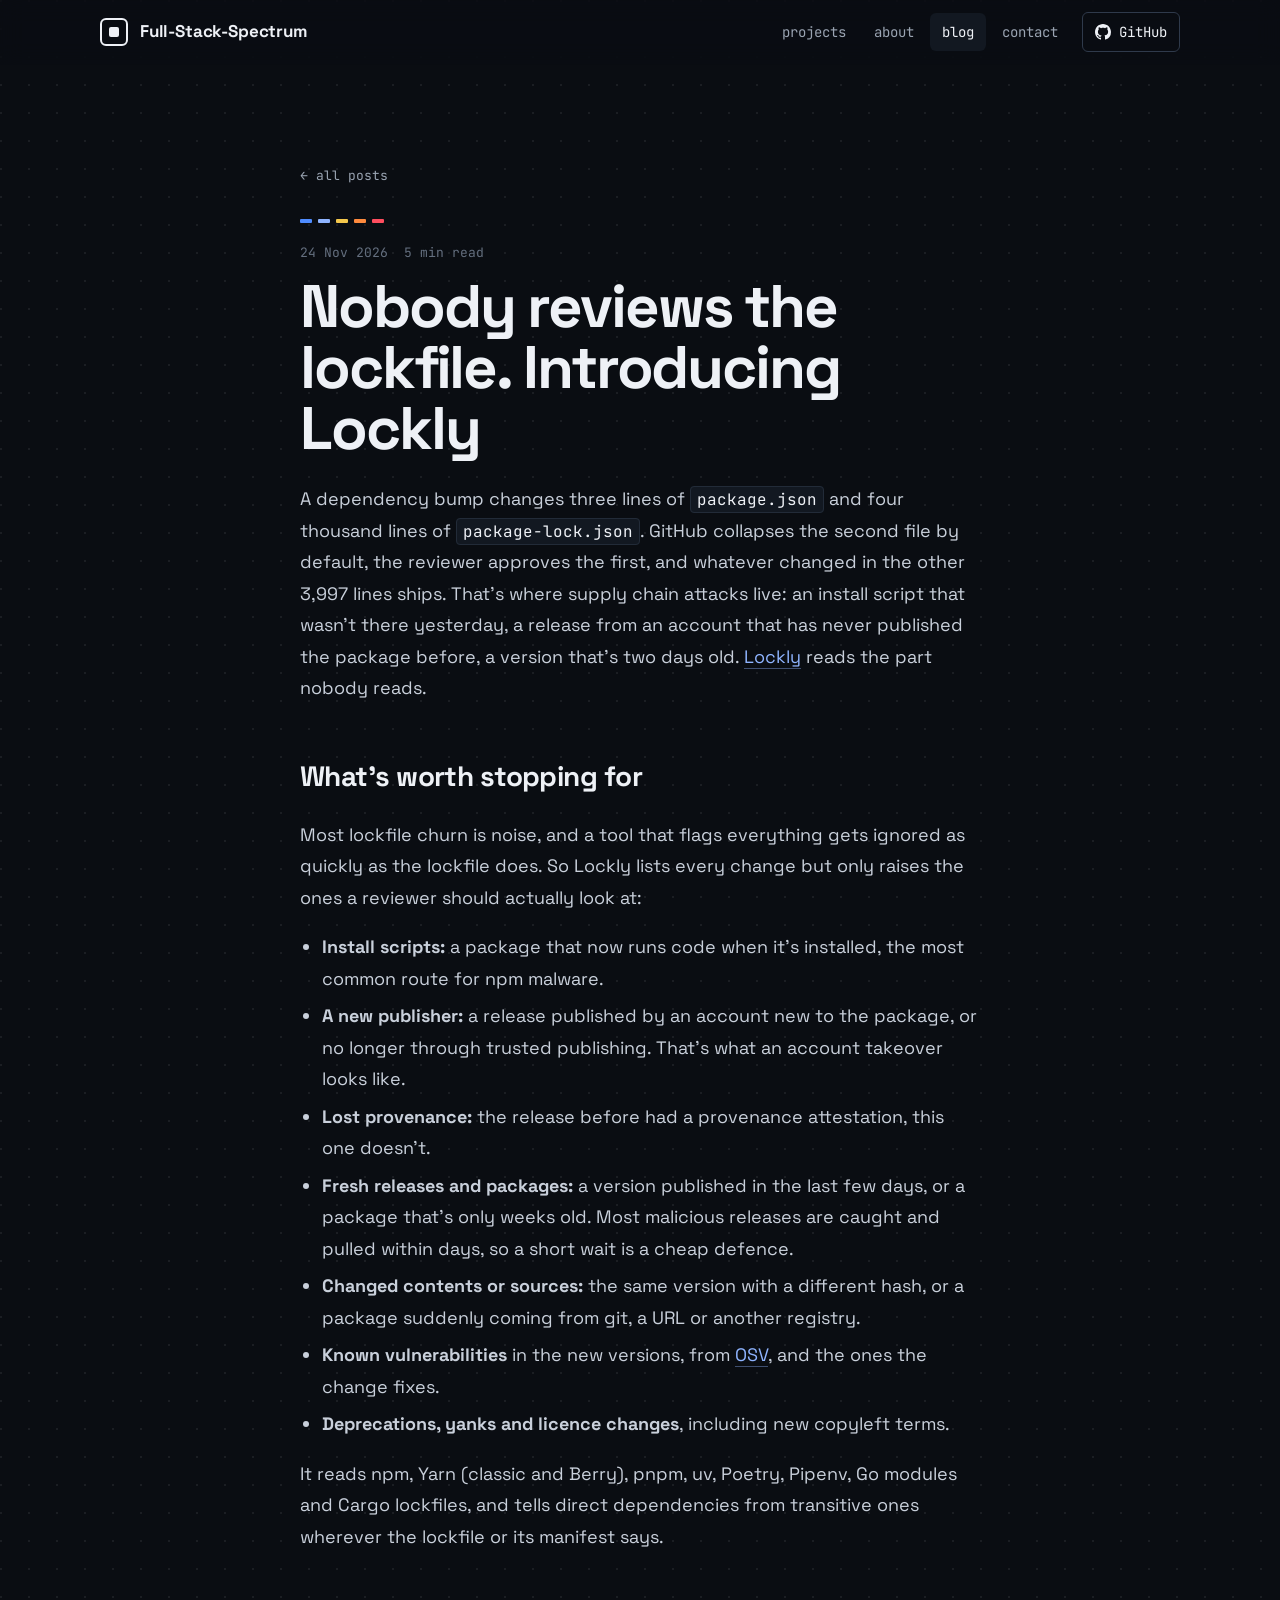
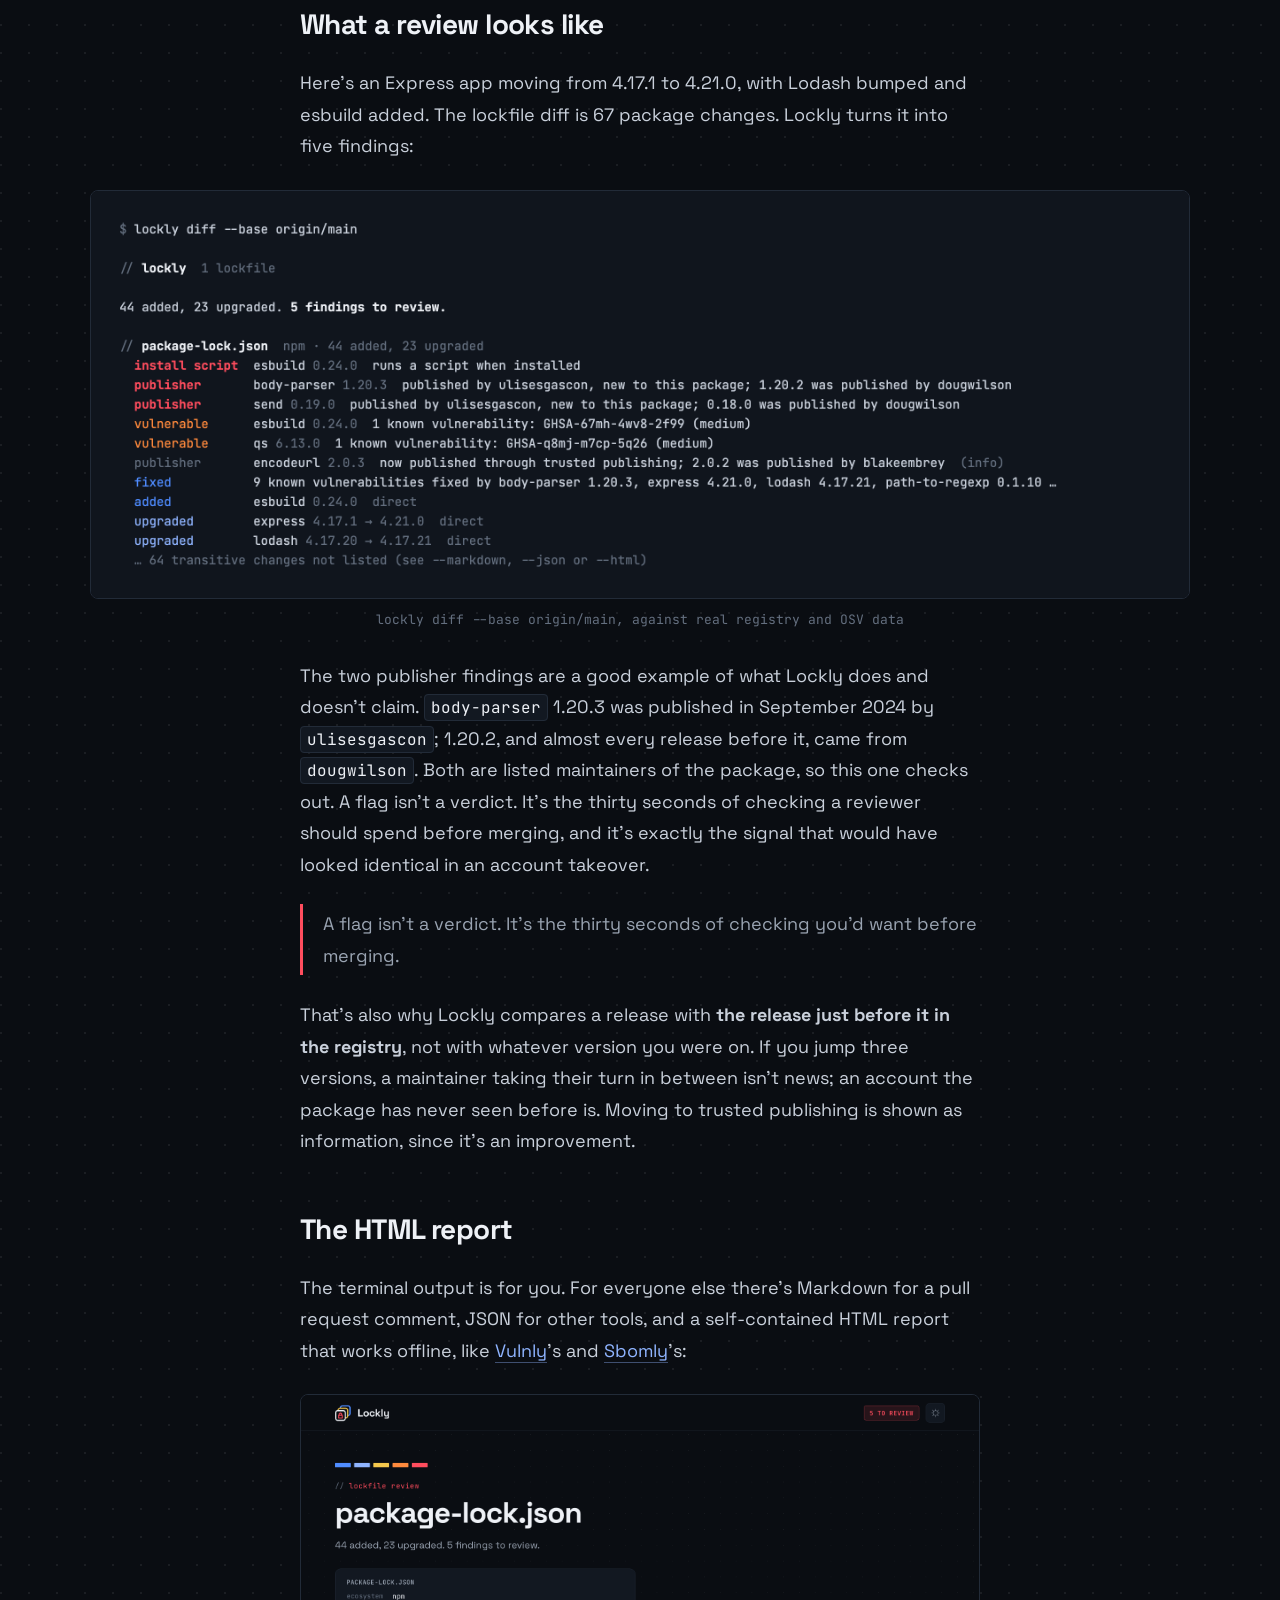
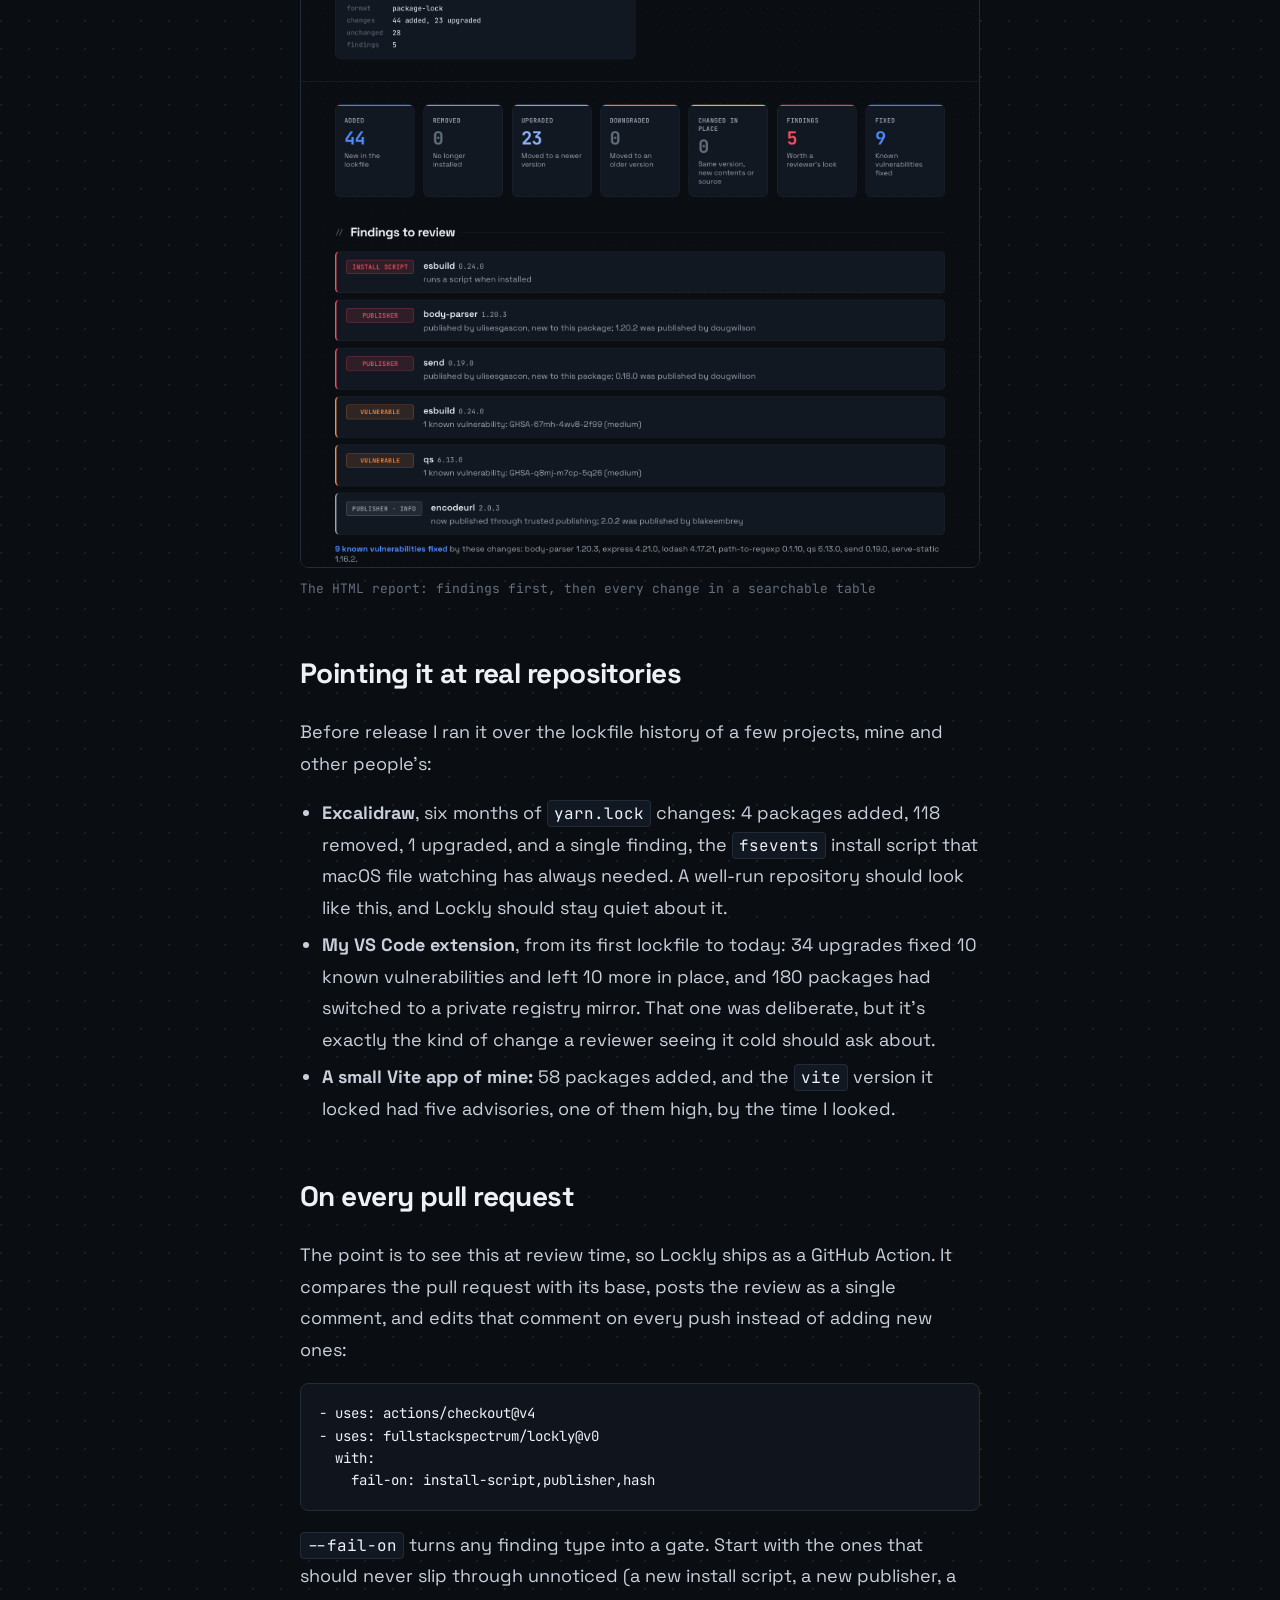
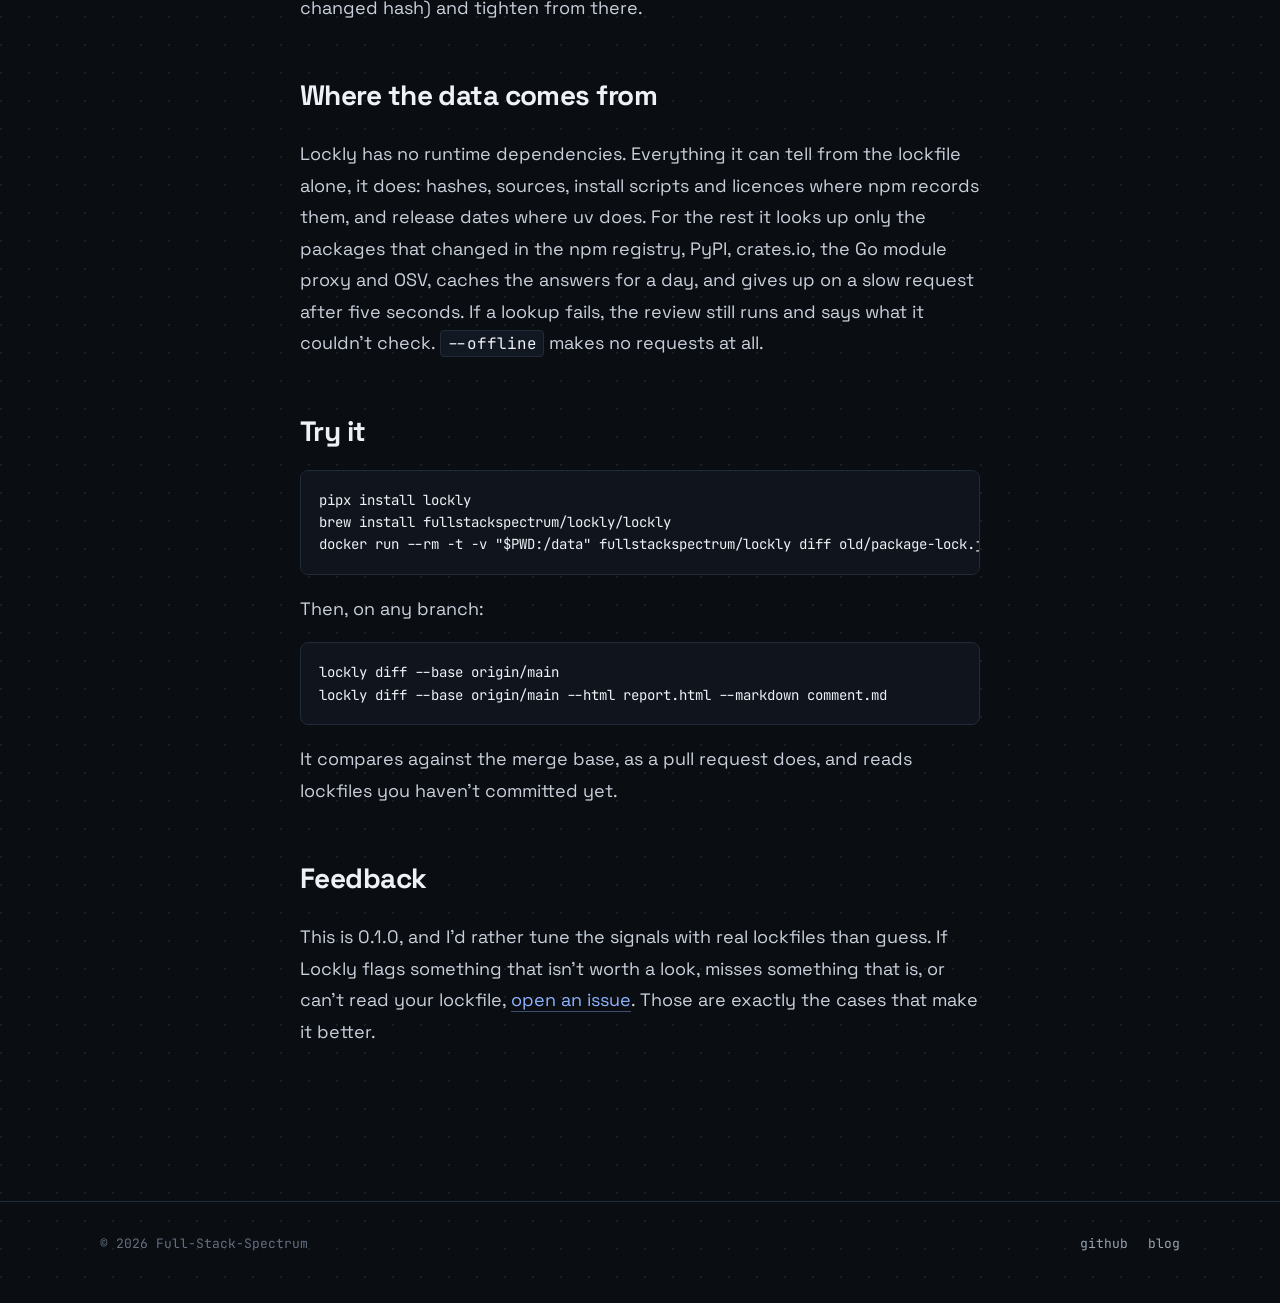
<file: blog/lockly-lockfile-review.html>
<!doctype html>
<html lang="en">
<head>
  <meta charset="utf-8">
  <meta name="viewport" content="width=device-width, initial-scale=1">
  <title>Nobody reviews the lockfile. Introducing Lockly — Full-Stack-Spectrum</title>
  <meta name="description" content="Lockly reads the lockfile before and after a change and flags what a reviewer should stop for: new install scripts, new publishers, lost provenance, days-old releases and known vulnerabilities.">
  <meta name="theme-color" content="#0a0d12">
  <link rel="canonical" href="https://fullstackspectrum.com/blog/lockly-lockfile-review.html">
  <link rel="icon" href="/assets/img/favicon.svg" type="image/svg+xml">
  <link rel="preconnect" href="https://fonts.googleapis.com">
  <link rel="preconnect" href="https://fonts.gstatic.com" crossorigin>
  <link href="https://fonts.googleapis.com/css2?family=JetBrains+Mono:wght@400;500;600&family=Space+Grotesk:wght@400;500;600;700&display=swap" rel="stylesheet">
  <link rel="stylesheet" href="/assets/css/style.css">
</head>
<body>

<header class="site-header">
  <div class="wrap">
    <a class="brand" href="/" aria-label="Full-Stack-Spectrum home">
      <span class="brand-mark" aria-hidden="true"></span>
      <span>Full-Stack-Spectrum</span>
    </a>
    <button class="nav-toggle" aria-label="Open menu" aria-expanded="false" aria-controls="nav">
      <svg width="18" height="18" viewBox="0 0 18 18" fill="none" stroke="currentColor" stroke-width="2"><path d="M2 5h14M2 13h14"/></svg>
    </button>
    <nav class="nav" id="nav">
      <a href="/#projects">projects</a>
      <a href="/#about">about</a>
      <a href="/blog/" aria-current="page">blog</a>
      <a href="/#contact">contact</a>
      <a class="nav-gh" href="https://github.com/fullstackspectrum" target="_blank" rel="noopener">
        <svg width="16" height="16" viewBox="0 0 16 16" fill="currentColor" aria-hidden="true"><path d="M8 0C3.58 0 0 3.58 0 8c0 3.54 2.29 6.53 5.47 7.59.4.07.55-.17.55-.38 0-.19-.01-.82-.01-1.49-2.01.37-2.53-.49-2.69-.94-.09-.23-.48-.94-.82-1.13-.28-.15-.68-.52-.01-.53.63-.01 1.08.58 1.23.82.72 1.21 1.87.87 2.33.66.07-.52.28-.87.51-1.07-1.78-.2-3.64-.89-3.64-3.95 0-.87.31-1.59.82-2.15-.08-.2-.36-1.02.08-2.12 0 0 .67-.21 2.2.82.64-.18 1.32-.27 2-.27.68 0 1.36.09 2 .27 1.53-1.04 2.2-.82 2.2-.82.44 1.1.16 1.92.08 2.12.51.56.82 1.27.82 2.15 0 3.07-1.87 3.75-3.65 3.95.29.25.54.73.54 1.48 0 1.07-.01 1.93-.01 2.2 0 .21.15.46.55.38A8.013 8.013 0 0016 8c0-4.42-3.58-8-8-8z"/></svg>
        GitHub
      </a>
    </nav>
  </div>
</header>

<main>
  <article class="article">
    <div class="wrap">
      <a class="article-back" href="/blog/">← all posts</a>
      <div class="spectrum spectrum--sm" aria-hidden="true"><span></span><span></span><span></span><span></span><span></span></div>
      <div class="article-meta"><time datetime="2026-11-24">24 Nov 2026</time><span>5 min read</span></div>
      <h1>Nobody reviews the lockfile. Introducing Lockly</h1>
      <div class="article-body">
        <p>A dependency bump changes three lines of <code>package.json</code> and four thousand lines of <code>package-lock.json</code>. GitHub collapses the second file by default, the reviewer approves the first, and whatever changed in the other 3,997 lines ships. That's where supply chain attacks live: an install script that wasn't there yesterday, a release from an account that has never published the package before, a version that's two days old. <a href="https://github.com/fullstackspectrum/lockly">Lockly</a> reads the part nobody reads.</p>

        <h2>What's worth stopping for</h2>
        <p>Most lockfile churn is noise, and a tool that flags everything gets ignored as quickly as the lockfile does. So Lockly lists every change but only raises the ones a reviewer should actually look at:</p>
        <ul>
          <li><strong>Install scripts:</strong> a package that now runs code when it's installed, the most common route for npm malware.</li>
          <li><strong>A new publisher:</strong> a release published by an account new to the package, or no longer through trusted publishing. That's what an account takeover looks like.</li>
          <li><strong>Lost provenance:</strong> the release before had a provenance attestation, this one doesn't.</li>
          <li><strong>Fresh releases and packages:</strong> a version published in the last few days, or a package that's only weeks old. Most malicious releases are caught and pulled within days, so a short wait is a cheap defence.</li>
          <li><strong>Changed contents or sources:</strong> the same version with a different hash, or a package suddenly coming from git, a URL or another registry.</li>
          <li><strong>Known vulnerabilities</strong> in the new versions, from <a href="https://osv.dev">OSV</a>, and the ones the change fixes.</li>
          <li><strong>Deprecations, yanks and licence changes</strong>, including new copyleft terms.</li>
        </ul>
        <p>It reads npm, Yarn (classic and Berry), pnpm, uv, Poetry, Pipenv, Go modules and Cargo lockfiles, and tells direct dependencies from transitive ones wherever the lockfile or its manifest says.</p>

        <h2>What a review looks like</h2>
        <p>Here's an Express app moving from 4.17.1 to 4.21.0, with Lodash bumped and esbuild added. The lockfile diff is 67 package changes. Lockly turns it into five findings:</p>
        <figure class="wide">
          <a href="/assets/img/blog/lockly-terminal.png"><img src="/assets/img/blog/lockly-terminal.png" alt="Terminal output of lockly diff --base origin/main: 44 added, 23 upgraded, 5 findings to review, including an install script on esbuild, new publishers on body-parser and send, and two vulnerable packages" width="1240" height="460" loading="lazy"></a>
          <figcaption>lockly diff --base origin/main, against real registry and OSV data</figcaption>
        </figure>
        <p>The two publisher findings are a good example of what Lockly does and doesn't claim. <code>body-parser</code> 1.20.3 was published in September 2024 by <code>ulisesgascon</code>; 1.20.2, and almost every release before it, came from <code>dougwilson</code>. Both are listed maintainers of the package, so this one checks out. A flag isn't a verdict. It's the thirty seconds of checking a reviewer should spend before merging, and it's exactly the signal that would have looked identical in an account takeover.</p>
        <blockquote>A flag isn't a verdict. It's the thirty seconds of checking you'd want before merging.</blockquote>
        <p>That's also why Lockly compares a release with <strong>the release just before it in the registry</strong>, not with whatever version you were on. If you jump three versions, a maintainer taking their turn in between isn't news; an account the package has never seen before is. Moving to trusted publishing is shown as information, since it's an improvement.</p>

        <h2>The HTML report</h2>
        <p>The terminal output is for you. For everyone else there's Markdown for a pull request comment, JSON for other tools, and a self-contained HTML report that works offline, like <a href="/blog/vulnly-offline-reports.html">Vulnly</a>'s and <a href="/blog/sbomly-sbom-diffs.html">Sbomly</a>'s:</p>
        <figure>
          <a href="/assets/img/blog/lockly-report.png"><img src="/assets/img/blog/lockly-report.png" alt="Lockly HTML report for package-lock.json: summary tiles for 44 added, 23 upgraded, 5 findings and 9 vulnerabilities fixed, and the five findings as cards" width="900" height="1025" loading="lazy"></a>
          <figcaption>The HTML report: findings first, then every change in a searchable table</figcaption>
        </figure>

        <h2>Pointing it at real repositories</h2>
        <p>Before release I ran it over the lockfile history of a few projects, mine and other people's:</p>
        <ul>
          <li><strong>Excalidraw</strong>, six months of <code>yarn.lock</code> changes: 4 packages added, 118 removed, 1 upgraded, and a single finding, the <code>fsevents</code> install script that macOS file watching has always needed. A well-run repository should look like this, and Lockly should stay quiet about it.</li>
          <li><strong>My VS Code extension</strong>, from its first lockfile to today: 34 upgrades fixed 10 known vulnerabilities and left 10 more in place, and 180 packages had switched to a private registry mirror. That one was deliberate, but it's exactly the kind of change a reviewer seeing it cold should ask about.</li>
          <li><strong>A small Vite app of mine:</strong> 58 packages added, and the <code>vite</code> version it locked had five advisories, one of them high, by the time I looked.</li>
        </ul>

        <h2>On every pull request</h2>
        <p>The point is to see this at review time, so Lockly ships as a GitHub Action. It compares the pull request with its base, posts the review as a single comment, and edits that comment on every push instead of adding new ones:</p>
<pre><code>- uses: actions/checkout@v4
- uses: fullstackspectrum/lockly@v0
  with:
    fail-on: install-script,publisher,hash</code></pre>
        <p><code>--fail-on</code> turns any finding type into a gate. Start with the ones that should never slip through unnoticed (a new install script, a new publisher, a changed hash) and tighten from there.</p>

        <h2>Where the data comes from</h2>
        <p>Lockly has no runtime dependencies. Everything it can tell from the lockfile alone, it does: hashes, sources, install scripts and licences where npm records them, and release dates where uv does. For the rest it looks up only the packages that changed in the npm registry, PyPI, crates.io, the Go module proxy and OSV, caches the answers for a day, and gives up on a slow request after five seconds. If a lookup fails, the review still runs and says what it couldn't check. <code>--offline</code> makes no requests at all.</p>

        <h2>Try it</h2>
<pre><code>pipx install lockly
brew install fullstackspectrum/lockly/lockly
docker run --rm -t -v "$PWD:/data" fullstackspectrum/lockly diff old/package-lock.json package-lock.json</code></pre>
        <p>Then, on any branch:</p>
<pre><code>lockly diff --base origin/main
lockly diff --base origin/main --html report.html --markdown comment.md</code></pre>
        <p>It compares against the merge base, as a pull request does, and reads lockfiles you haven't committed yet.</p>

        <h2>Feedback</h2>
        <p>This is 0.1.0, and I'd rather tune the signals with real lockfiles than guess. If Lockly flags something that isn't worth a look, misses something that is, or can't read your lockfile, <a href="https://github.com/fullstackspectrum/lockly/issues">open an issue</a>. Those are exactly the cases that make it better.</p>
      </div>
    </div>
  </article>
</main>

<footer class="site-footer">
  <div class="wrap">
    <p>© <span data-year></span> Full-Stack-Spectrum</p>
    <div class="footer-links">
      <a href="https://github.com/fullstackspectrum" target="_blank" rel="noopener">github</a>
      <a href="/blog/">blog</a>
    </div>
  </div>
</footer>

<script src="/assets/js/posts.js"></script>
<script src="/assets/js/main.js"></script>
</body>
</html>
</file>
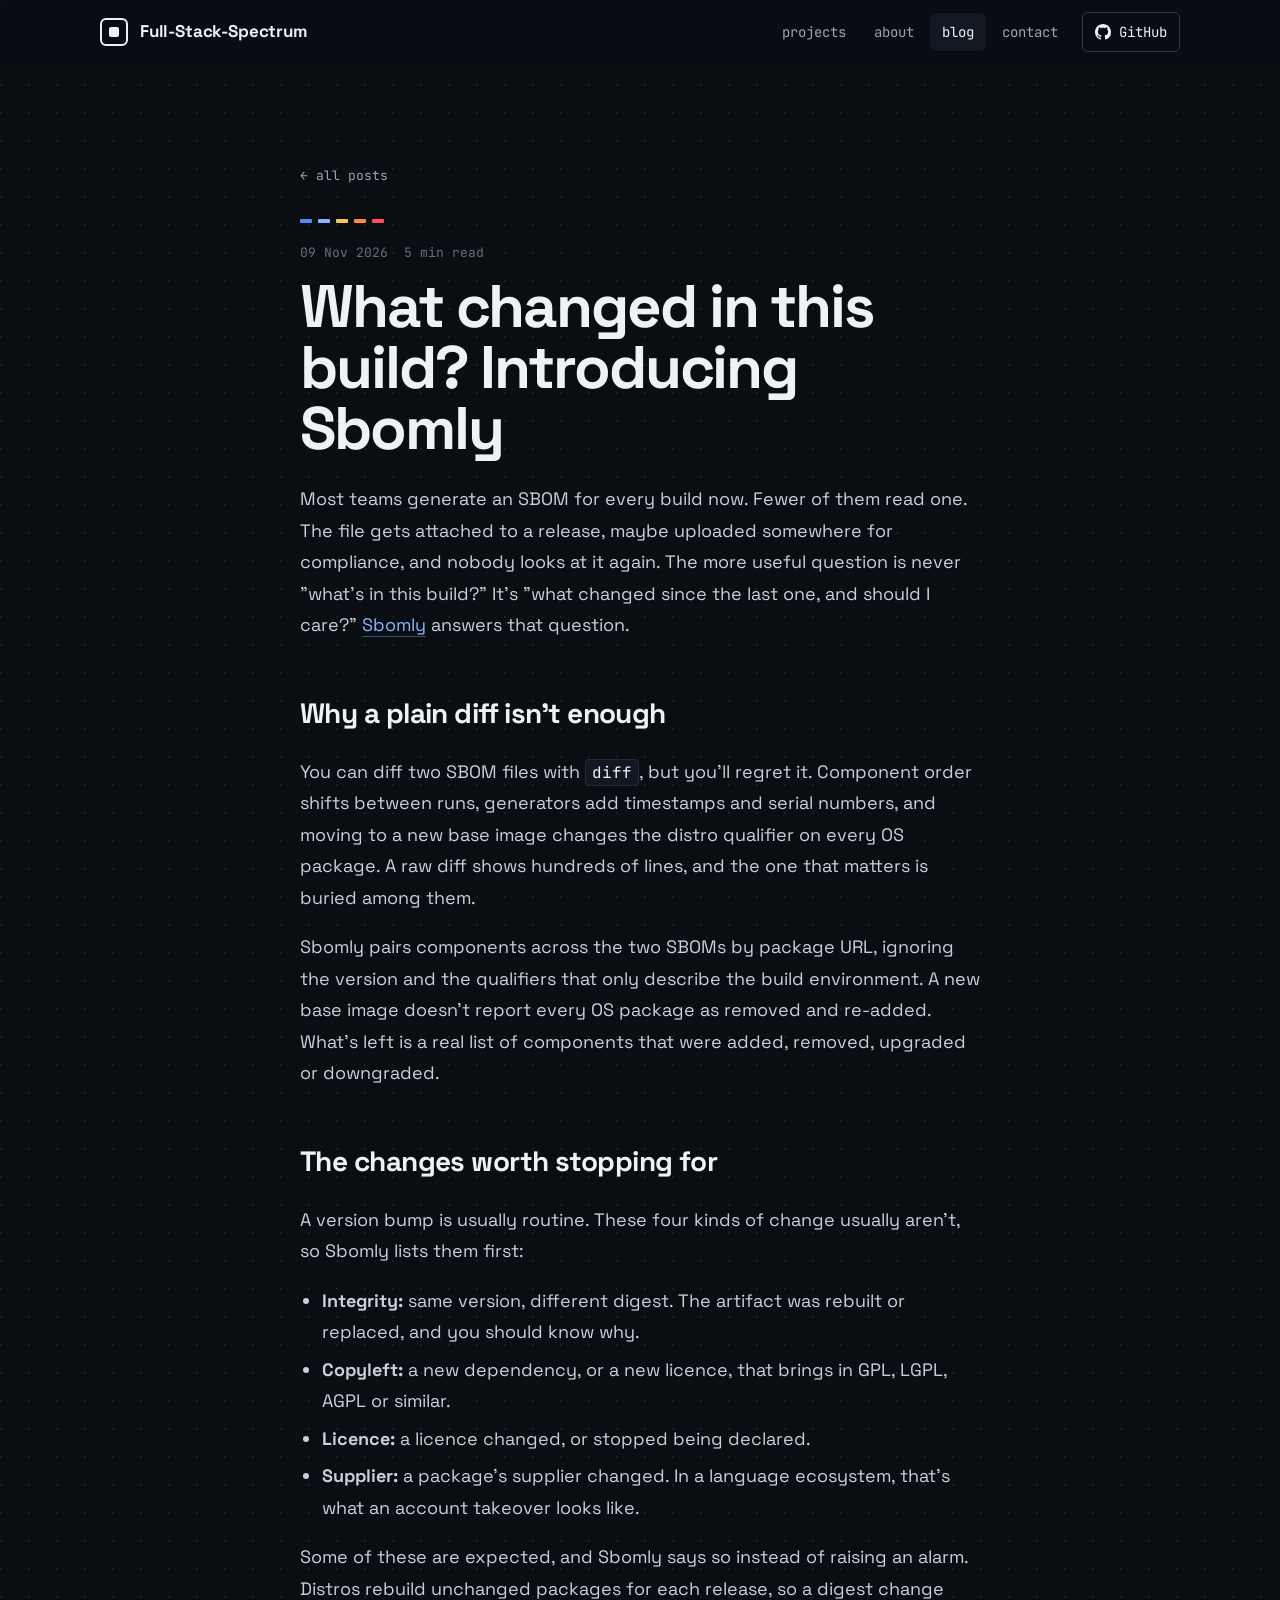
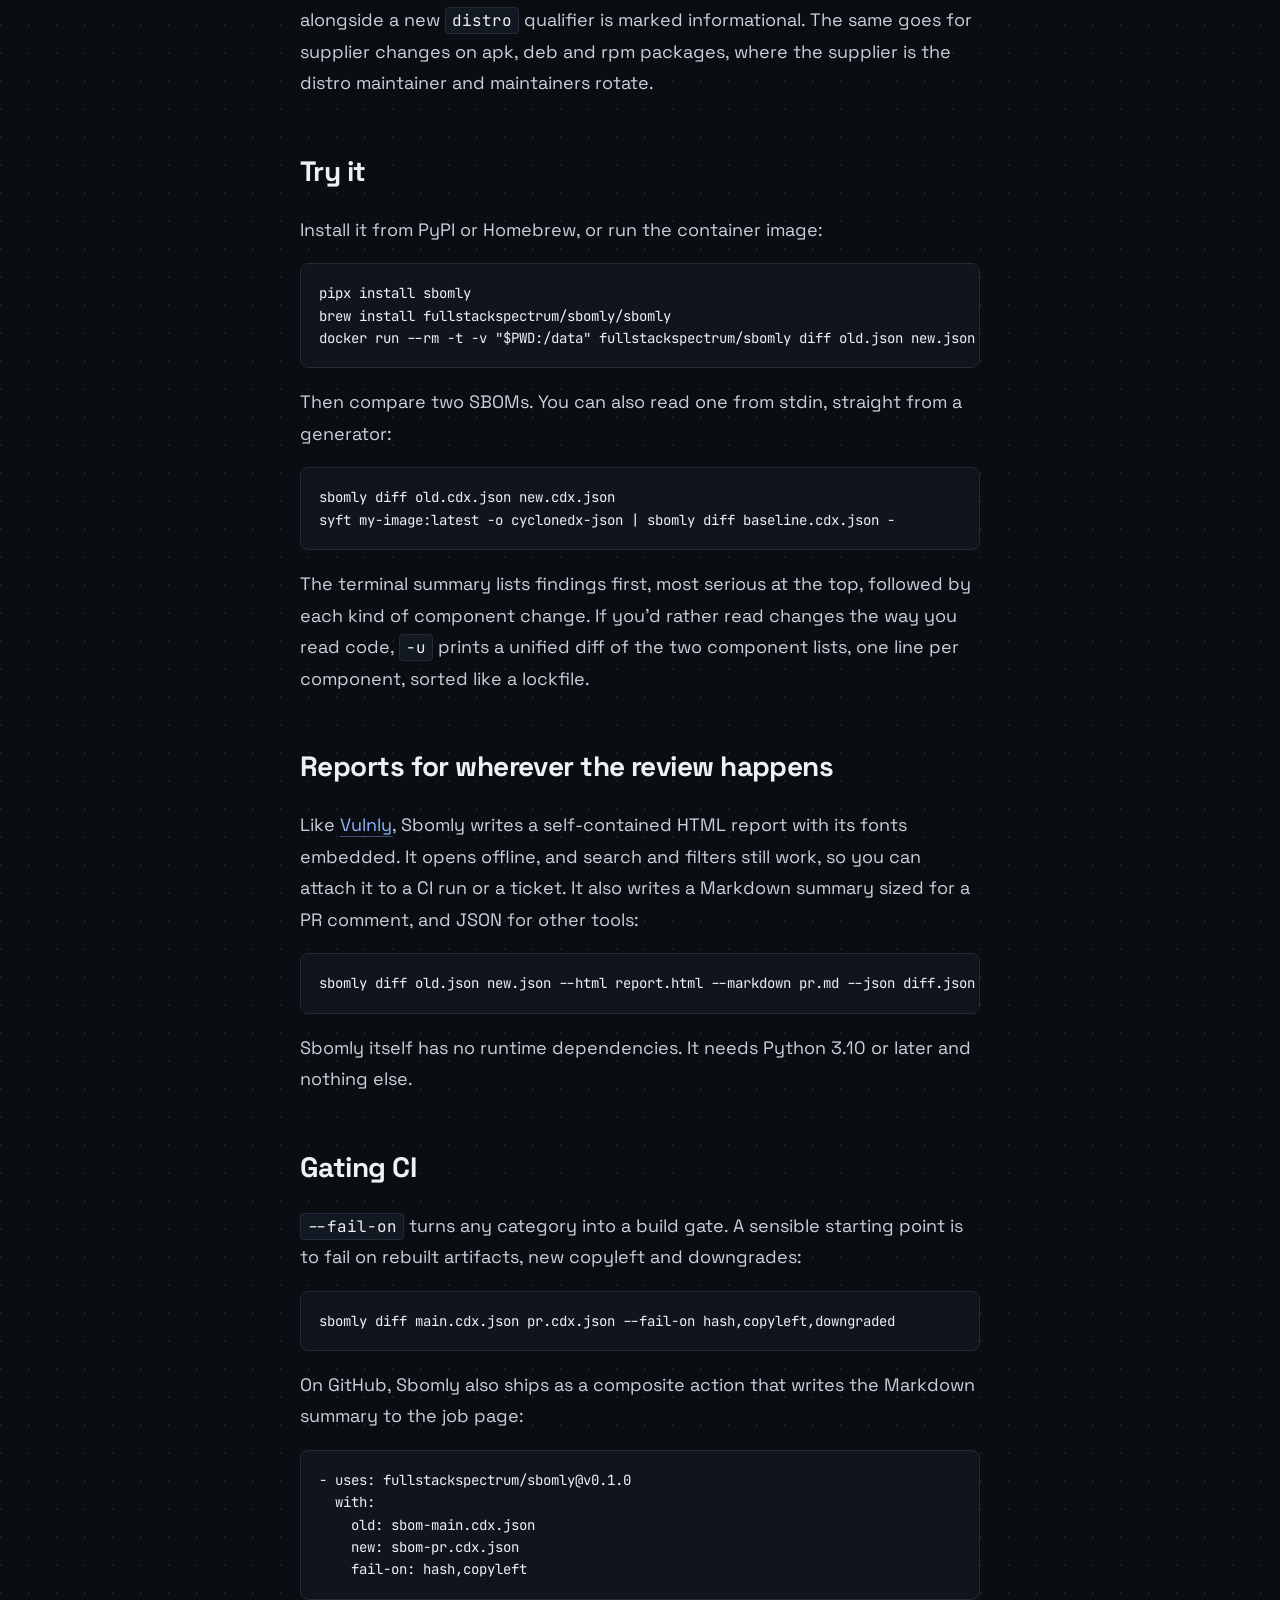
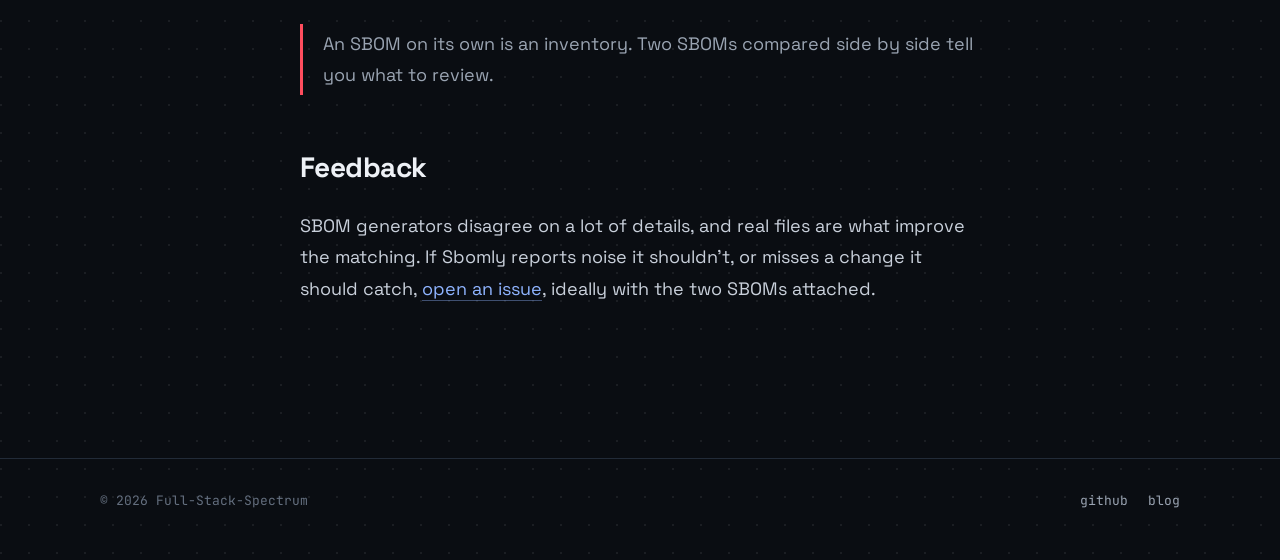
<file: blog/sbomly-sbom-diffs.html>
<!doctype html>
<html lang="en">
<head>
  <meta charset="utf-8">
  <meta name="viewport" content="width=device-width, initial-scale=1">
  <title>What changed in this build? Introducing Sbomly — Full-Stack-Spectrum</title>
  <meta name="description" content="Sbomly diffs two SBOMs, CycloneDX or SPDX, and flags the changes worth a reviewer's time: rebuilt artifacts, new copyleft licences and supplier changes.">
  <meta name="theme-color" content="#0a0d12">
  <link rel="canonical" href="https://fullstackspectrum.com/blog/sbomly-sbom-diffs.html">
  <link rel="icon" href="/assets/img/favicon.svg" type="image/svg+xml">
  <link rel="preconnect" href="https://fonts.googleapis.com">
  <link rel="preconnect" href="https://fonts.gstatic.com" crossorigin>
  <link href="https://fonts.googleapis.com/css2?family=JetBrains+Mono:wght@400;500;600&family=Space+Grotesk:wght@400;500;600;700&display=swap" rel="stylesheet">
  <link rel="stylesheet" href="/assets/css/style.css">
</head>
<body>

<header class="site-header">
  <div class="wrap">
    <a class="brand" href="/" aria-label="Full-Stack-Spectrum home">
      <span class="brand-mark" aria-hidden="true"></span>
      <span>Full-Stack-Spectrum</span>
    </a>
    <button class="nav-toggle" aria-label="Open menu" aria-expanded="false" aria-controls="nav">
      <svg width="18" height="18" viewBox="0 0 18 18" fill="none" stroke="currentColor" stroke-width="2"><path d="M2 5h14M2 13h14"/></svg>
    </button>
    <nav class="nav" id="nav">
      <a href="/#projects">projects</a>
      <a href="/#about">about</a>
      <a href="/blog/" aria-current="page">blog</a>
      <a href="/#contact">contact</a>
      <a class="nav-gh" href="https://github.com/fullstackspectrum" target="_blank" rel="noopener">
        <svg width="16" height="16" viewBox="0 0 16 16" fill="currentColor" aria-hidden="true"><path d="M8 0C3.58 0 0 3.58 0 8c0 3.54 2.29 6.53 5.47 7.59.4.07.55-.17.55-.38 0-.19-.01-.82-.01-1.49-2.01.37-2.53-.49-2.69-.94-.09-.23-.48-.94-.82-1.13-.28-.15-.68-.52-.01-.53.63-.01 1.08.58 1.23.82.72 1.21 1.87.87 2.33.66.07-.52.28-.87.51-1.07-1.78-.2-3.64-.89-3.64-3.95 0-.87.31-1.59.82-2.15-.08-.2-.36-1.02.08-2.12 0 0 .67-.21 2.2.82.64-.18 1.32-.27 2-.27.68 0 1.36.09 2 .27 1.53-1.04 2.2-.82 2.2-.82.44 1.1.16 1.92.08 2.12.51.56.82 1.27.82 2.15 0 3.07-1.87 3.75-3.65 3.95.29.25.54.73.54 1.48 0 1.07-.01 1.93-.01 2.2 0 .21.15.46.55.38A8.013 8.013 0 0016 8c0-4.42-3.58-8-8-8z"/></svg>
        GitHub
      </a>
    </nav>
  </div>
</header>

<main>
  <article class="article">
    <div class="wrap">
      <a class="article-back" href="/blog/">← all posts</a>
      <div class="spectrum spectrum--sm" aria-hidden="true"><span></span><span></span><span></span><span></span><span></span></div>
      <div class="article-meta"><time datetime="2026-11-09">09 Nov 2026</time><span>5 min read</span></div>
      <h1>What changed in this build? Introducing Sbomly</h1>
      <div class="article-body">
        <p>Most teams generate an SBOM for every build now. Fewer of them read one. The file gets attached to a release, maybe uploaded somewhere for compliance, and nobody looks at it again. The more useful question is never "what's in this build?" It's "what changed since the last one, and should I care?" <a href="https://github.com/fullstackspectrum/sbomly">Sbomly</a> answers that question.</p>

        <h2>Why a plain diff isn't enough</h2>
        <p>You can diff two SBOM files with <code>diff</code>, but you'll regret it. Component order shifts between runs, generators add timestamps and serial numbers, and moving to a new base image changes the distro qualifier on every OS package. A raw diff shows hundreds of lines, and the one that matters is buried among them.</p>
        <p>Sbomly pairs components across the two SBOMs by package URL, ignoring the version and the qualifiers that only describe the build environment. A new base image doesn't report every OS package as removed and re-added. What's left is a real list of components that were added, removed, upgraded or downgraded.</p>

        <h2>The changes worth stopping for</h2>
        <p>A version bump is usually routine. These four kinds of change usually aren't, so Sbomly lists them first:</p>
        <ul>
          <li><strong>Integrity:</strong> same version, different digest. The artifact was rebuilt or replaced, and you should know why.</li>
          <li><strong>Copyleft:</strong> a new dependency, or a new licence, that brings in GPL, LGPL, AGPL or similar.</li>
          <li><strong>Licence:</strong> a licence changed, or stopped being declared.</li>
          <li><strong>Supplier:</strong> a package's supplier changed. In a language ecosystem, that's what an account takeover looks like.</li>
        </ul>
        <p>Some of these are expected, and Sbomly says so instead of raising an alarm. Distros rebuild unchanged packages for each release, so a digest change alongside a new <code>distro</code> qualifier is marked informational. The same goes for supplier changes on apk, deb and rpm packages, where the supplier is the distro maintainer and maintainers rotate.</p>

        <h2>Try it</h2>
        <p>Install it from PyPI or Homebrew, or run the container image:</p>
<pre><code>pipx install sbomly
brew install fullstackspectrum/sbomly/sbomly
docker run --rm -t -v "$PWD:/data" fullstackspectrum/sbomly diff old.json new.json</code></pre>
        <p>Then compare two SBOMs. You can also read one from stdin, straight from a generator:</p>
<pre><code>sbomly diff old.cdx.json new.cdx.json
syft my-image:latest -o cyclonedx-json | sbomly diff baseline.cdx.json -</code></pre>
        <p>The terminal summary lists findings first, most serious at the top, followed by each kind of component change. If you'd rather read changes the way you read code, <code>-u</code> prints a unified diff of the two component lists, one line per component, sorted like a lockfile.</p>

        <h2>Reports for wherever the review happens</h2>
        <p>Like <a href="/blog/vulnly-offline-reports.html">Vulnly</a>, Sbomly writes a self-contained HTML report with its fonts embedded. It opens offline, and search and filters still work, so you can attach it to a CI run or a ticket. It also writes a Markdown summary sized for a PR comment, and JSON for other tools:</p>
<pre><code>sbomly diff old.json new.json --html report.html --markdown pr.md --json diff.json</code></pre>
        <p>Sbomly itself has no runtime dependencies. It needs Python 3.10 or later and nothing else.</p>

        <h2>Gating CI</h2>
        <p><code>--fail-on</code> turns any category into a build gate. A sensible starting point is to fail on rebuilt artifacts, new copyleft and downgrades:</p>
<pre><code>sbomly diff main.cdx.json pr.cdx.json --fail-on hash,copyleft,downgraded</code></pre>
        <p>On GitHub, Sbomly also ships as a composite action that writes the Markdown summary to the job page:</p>
<pre><code>- uses: fullstackspectrum/sbomly@v0.1.0
  with:
    old: sbom-main.cdx.json
    new: sbom-pr.cdx.json
    fail-on: hash,copyleft</code></pre>
        <blockquote>An SBOM on its own is an inventory. Two SBOMs compared side by side tell you what to review.</blockquote>

        <h2>Feedback</h2>
        <p>SBOM generators disagree on a lot of details, and real files are what improve the matching. If Sbomly reports noise it shouldn't, or misses a change it should catch, <a href="https://github.com/fullstackspectrum/sbomly/issues">open an issue</a>, ideally with the two SBOMs attached.</p>
      </div>
    </div>
  </article>
</main>

<footer class="site-footer">
  <div class="wrap">
    <p>© <span data-year></span> Full-Stack-Spectrum</p>
    <div class="footer-links">
      <a href="https://github.com/fullstackspectrum" target="_blank" rel="noopener">github</a>
      <a href="/blog/">blog</a>
    </div>
  </div>
</footer>

<script src="/assets/js/posts.js"></script>
<script src="/assets/js/main.js"></script>
</body>
</html>
</file>
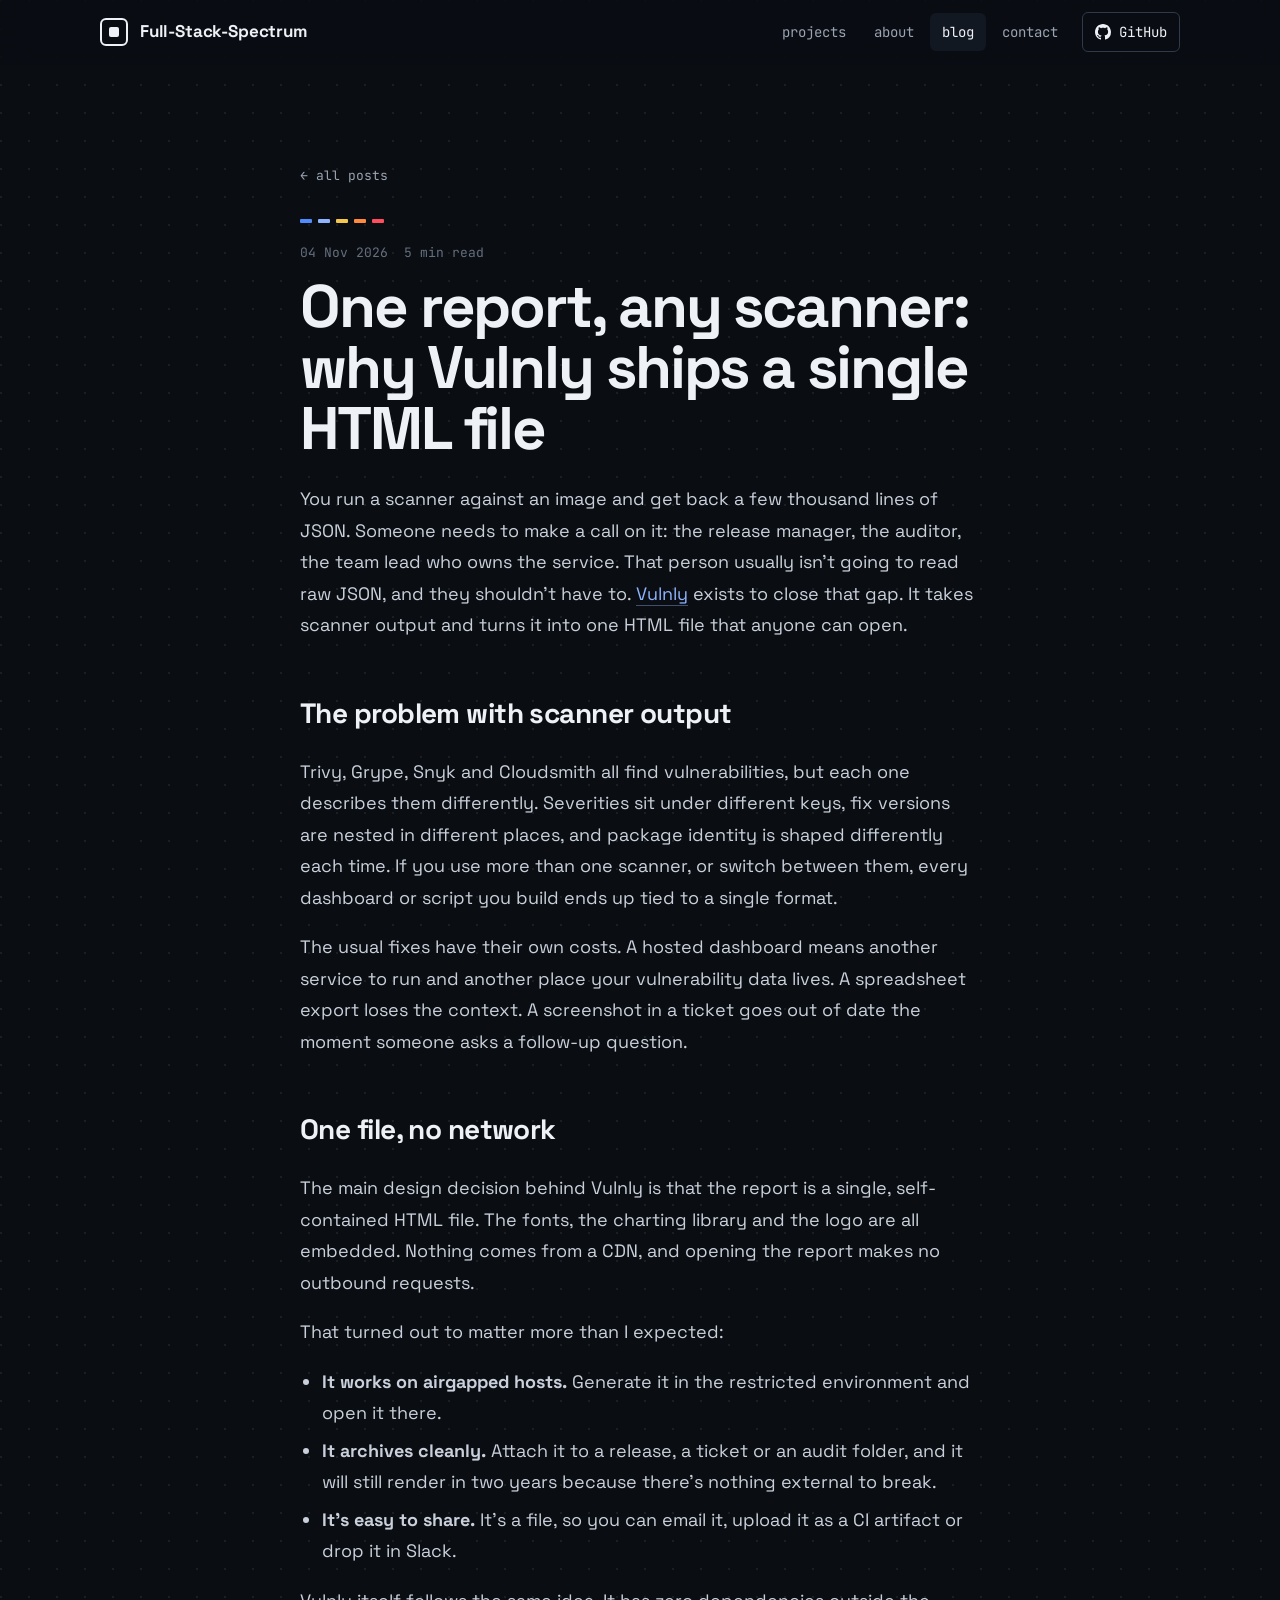
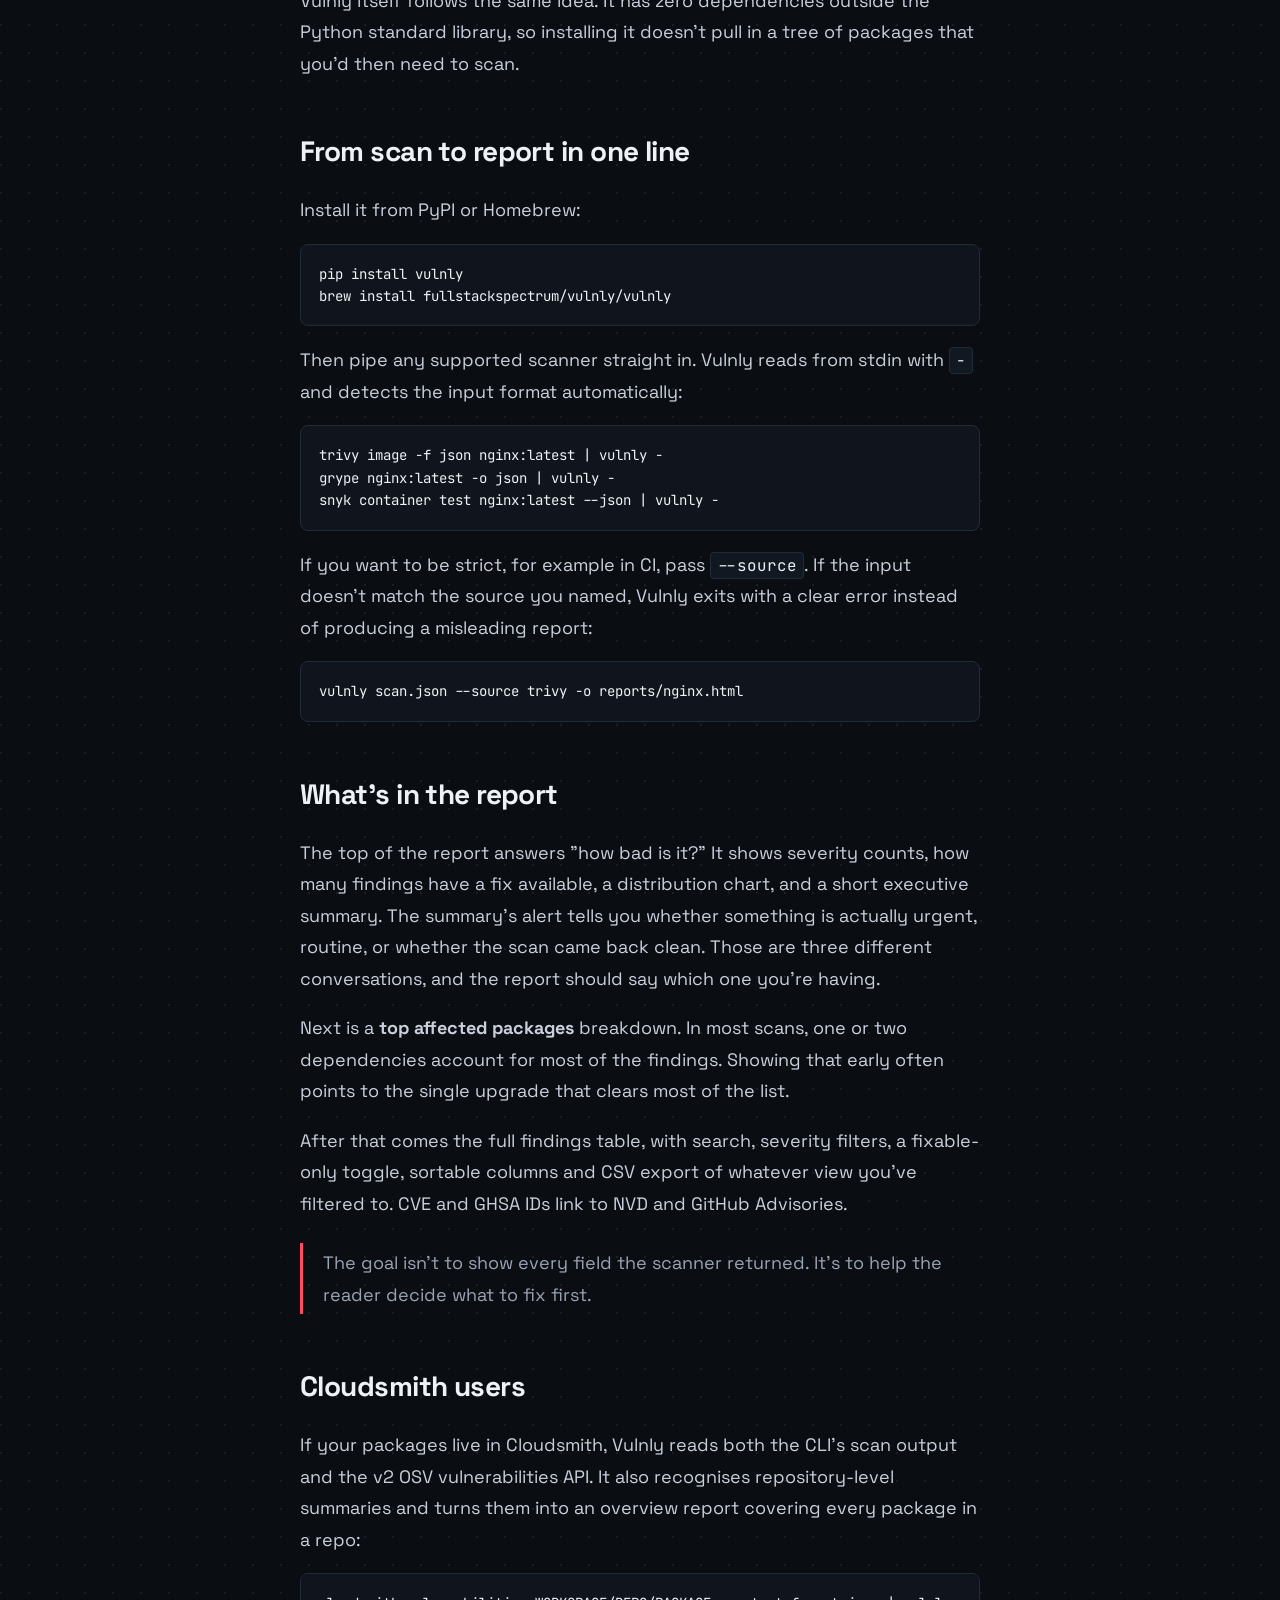
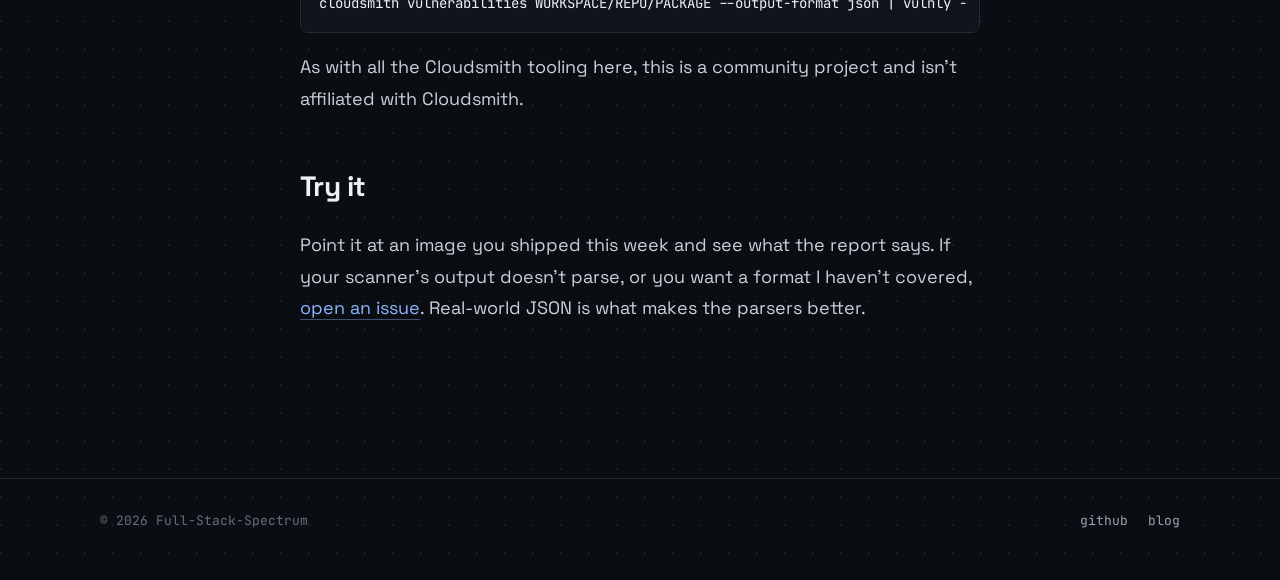
<file: blog/vulnly-offline-reports.html>
<!doctype html>
<html lang="en">
<head>
  <meta charset="utf-8">
  <meta name="viewport" content="width=device-width, initial-scale=1">
  <title>One report, any scanner — Full-Stack-Spectrum</title>
  <meta name="description" content="Why Vulnly turns Trivy, Grype, Snyk and Cloudsmith output into a single self-contained HTML report that works fully offline.">
  <meta name="theme-color" content="#0a0d12">
  <link rel="canonical" href="https://fullstackspectrum.com/blog/vulnly-offline-reports.html">
  <link rel="icon" href="/assets/img/favicon.svg" type="image/svg+xml">
  <link rel="preconnect" href="https://fonts.googleapis.com">
  <link rel="preconnect" href="https://fonts.gstatic.com" crossorigin>
  <link href="https://fonts.googleapis.com/css2?family=JetBrains+Mono:wght@400;500;600&family=Space+Grotesk:wght@400;500;600;700&display=swap" rel="stylesheet">
  <link rel="stylesheet" href="/assets/css/style.css">
</head>
<body>

<header class="site-header">
  <div class="wrap">
    <a class="brand" href="/" aria-label="Full-Stack-Spectrum home">
      <span class="brand-mark" aria-hidden="true"></span>
      <span>Full-Stack-Spectrum</span>
    </a>
    <button class="nav-toggle" aria-label="Open menu" aria-expanded="false" aria-controls="nav">
      <svg width="18" height="18" viewBox="0 0 18 18" fill="none" stroke="currentColor" stroke-width="2"><path d="M2 5h14M2 13h14"/></svg>
    </button>
    <nav class="nav" id="nav">
      <a href="/#projects">projects</a>
      <a href="/#about">about</a>
      <a href="/blog/" aria-current="page">blog</a>
      <a href="/#contact">contact</a>
      <a class="nav-gh" href="https://github.com/fullstackspectrum" target="_blank" rel="noopener">
        <svg width="16" height="16" viewBox="0 0 16 16" fill="currentColor" aria-hidden="true"><path d="M8 0C3.58 0 0 3.58 0 8c0 3.54 2.29 6.53 5.47 7.59.4.07.55-.17.55-.38 0-.19-.01-.82-.01-1.49-2.01.37-2.53-.49-2.69-.94-.09-.23-.48-.94-.82-1.13-.28-.15-.68-.52-.01-.53.63-.01 1.08.58 1.23.82.72 1.21 1.87.87 2.33.66.07-.52.28-.87.51-1.07-1.78-.2-3.64-.89-3.64-3.95 0-.87.31-1.59.82-2.15-.08-.2-.36-1.02.08-2.12 0 0 .67-.21 2.2.82.64-.18 1.32-.27 2-.27.68 0 1.36.09 2 .27 1.53-1.04 2.2-.82 2.2-.82.44 1.1.16 1.92.08 2.12.51.56.82 1.27.82 2.15 0 3.07-1.87 3.75-3.65 3.95.29.25.54.73.54 1.48 0 1.07-.01 1.93-.01 2.2 0 .21.15.46.55.38A8.013 8.013 0 0016 8c0-4.42-3.58-8-8-8z"/></svg>
        GitHub
      </a>
    </nav>
  </div>
</header>

<main>
  <article class="article">
    <div class="wrap">
      <a class="article-back" href="/blog/">← all posts</a>
      <div class="spectrum spectrum--sm" aria-hidden="true"><span></span><span></span><span></span><span></span><span></span></div>
      <div class="article-meta"><time datetime="2026-11-04">04 Nov 2026</time><span>5 min read</span></div>
      <h1>One report, any scanner: why Vulnly ships a single HTML file</h1>
      <div class="article-body">
        <p>You run a scanner against an image and get back a few thousand lines of JSON. Someone needs to make a call on it: the release manager, the auditor, the team lead who owns the service. That person usually isn't going to read raw JSON, and they shouldn't have to. <a href="https://github.com/fullstackspectrum/Vulnly">Vulnly</a> exists to close that gap. It takes scanner output and turns it into one HTML file that anyone can open.</p>

        <h2>The problem with scanner output</h2>
        <p>Trivy, Grype, Snyk and Cloudsmith all find vulnerabilities, but each one describes them differently. Severities sit under different keys, fix versions are nested in different places, and package identity is shaped differently each time. If you use more than one scanner, or switch between them, every dashboard or script you build ends up tied to a single format.</p>
        <p>The usual fixes have their own costs. A hosted dashboard means another service to run and another place your vulnerability data lives. A spreadsheet export loses the context. A screenshot in a ticket goes out of date the moment someone asks a follow-up question.</p>

        <h2>One file, no network</h2>
        <p>The main design decision behind Vulnly is that the report is a single, self-contained HTML file. The fonts, the charting library and the logo are all embedded. Nothing comes from a CDN, and opening the report makes no outbound requests.</p>
        <p>That turned out to matter more than I expected:</p>
        <ul>
          <li><strong>It works on airgapped hosts.</strong> Generate it in the restricted environment and open it there.</li>
          <li><strong>It archives cleanly.</strong> Attach it to a release, a ticket or an audit folder, and it will still render in two years because there's nothing external to break.</li>
          <li><strong>It's easy to share.</strong> It's a file, so you can email it, upload it as a CI artifact or drop it in Slack.</li>
        </ul>
        <p>Vulnly itself follows the same idea. It has zero dependencies outside the Python standard library, so installing it doesn't pull in a tree of packages that you'd then need to scan.</p>

        <h2>From scan to report in one line</h2>
        <p>Install it from PyPI or Homebrew:</p>
<pre><code>pip install vulnly
brew install fullstackspectrum/vulnly/vulnly</code></pre>
        <p>Then pipe any supported scanner straight in. Vulnly reads from stdin with <code>-</code> and detects the input format automatically:</p>
<pre><code>trivy image -f json nginx:latest | vulnly -
grype nginx:latest -o json | vulnly -
snyk container test nginx:latest --json | vulnly -</code></pre>
        <p>If you want to be strict, for example in CI, pass <code>--source</code>. If the input doesn't match the source you named, Vulnly exits with a clear error instead of producing a misleading report:</p>
<pre><code>vulnly scan.json --source trivy -o reports/nginx.html</code></pre>

        <h2>What's in the report</h2>
        <p>The top of the report answers "how bad is it?" It shows severity counts, how many findings have a fix available, a distribution chart, and a short executive summary. The summary's alert tells you whether something is actually urgent, routine, or whether the scan came back clean. Those are three different conversations, and the report should say which one you're having.</p>
        <p>Next is a <strong>top affected packages</strong> breakdown. In most scans, one or two dependencies account for most of the findings. Showing that early often points to the single upgrade that clears most of the list.</p>
        <p>After that comes the full findings table, with search, severity filters, a fixable-only toggle, sortable columns and CSV export of whatever view you've filtered to. CVE and GHSA IDs link to NVD and GitHub Advisories.</p>
        <blockquote>The goal isn't to show every field the scanner returned. It's to help the reader decide what to fix first.</blockquote>

        <h2>Cloudsmith users</h2>
        <p>If your packages live in Cloudsmith, Vulnly reads both the CLI's scan output and the v2 OSV vulnerabilities API. It also recognises repository-level summaries and turns them into an overview report covering every package in a repo:</p>
<pre><code>cloudsmith vulnerabilities WORKSPACE/REPO/PACKAGE --output-format json | vulnly -</code></pre>
        <p>As with all the Cloudsmith tooling here, this is a community project and isn't affiliated with Cloudsmith.</p>

        <h2>Try it</h2>
        <p>Point it at an image you shipped this week and see what the report says. If your scanner's output doesn't parse, or you want a format I haven't covered, <a href="https://github.com/fullstackspectrum/Vulnly/issues">open an issue</a>. Real-world JSON is what makes the parsers better.</p>
      </div>
    </div>
  </article>
</main>

<footer class="site-footer">
  <div class="wrap">
    <p>© <span data-year></span> Full-Stack-Spectrum</p>
    <div class="footer-links">
      <a href="https://github.com/fullstackspectrum" target="_blank" rel="noopener">github</a>
      <a href="/blog/">blog</a>
    </div>
  </div>
</footer>

<script src="/assets/js/posts.js"></script>
<script src="/assets/js/main.js"></script>
</body>
</html>
</file>
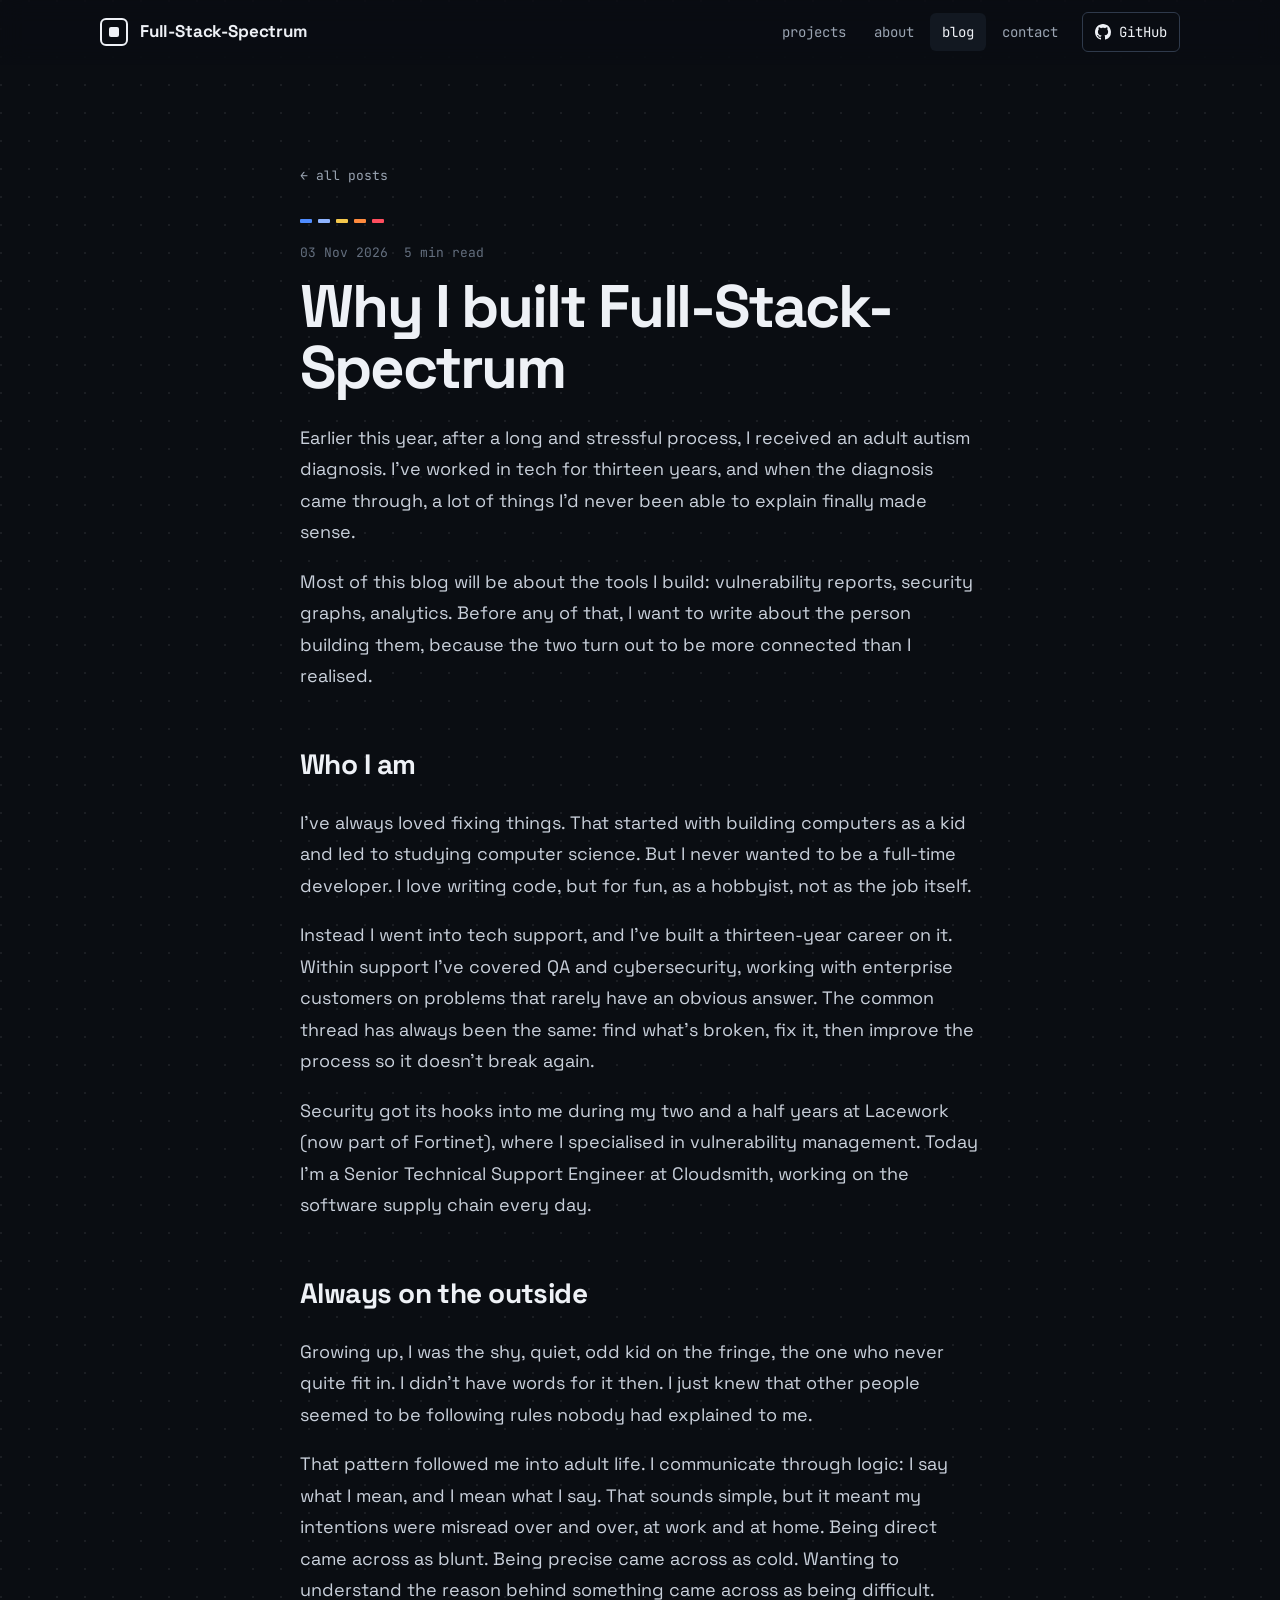
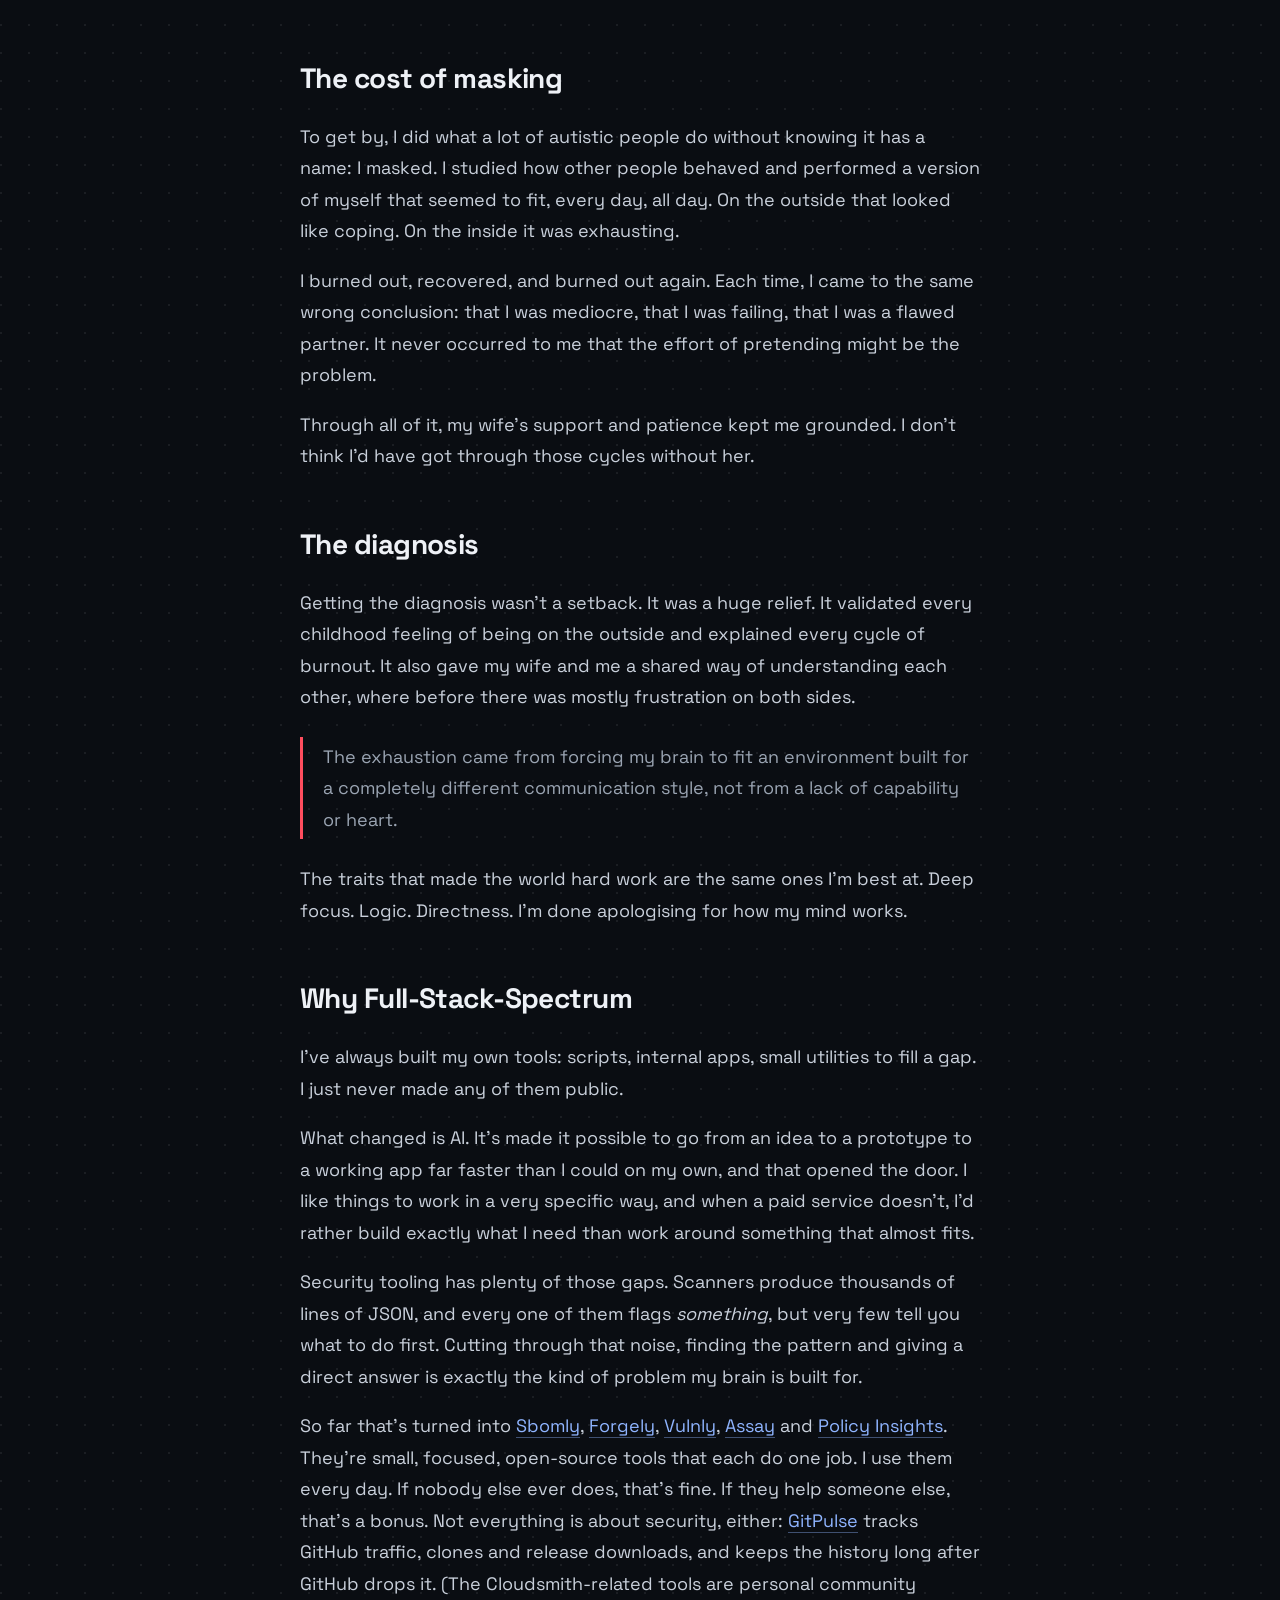
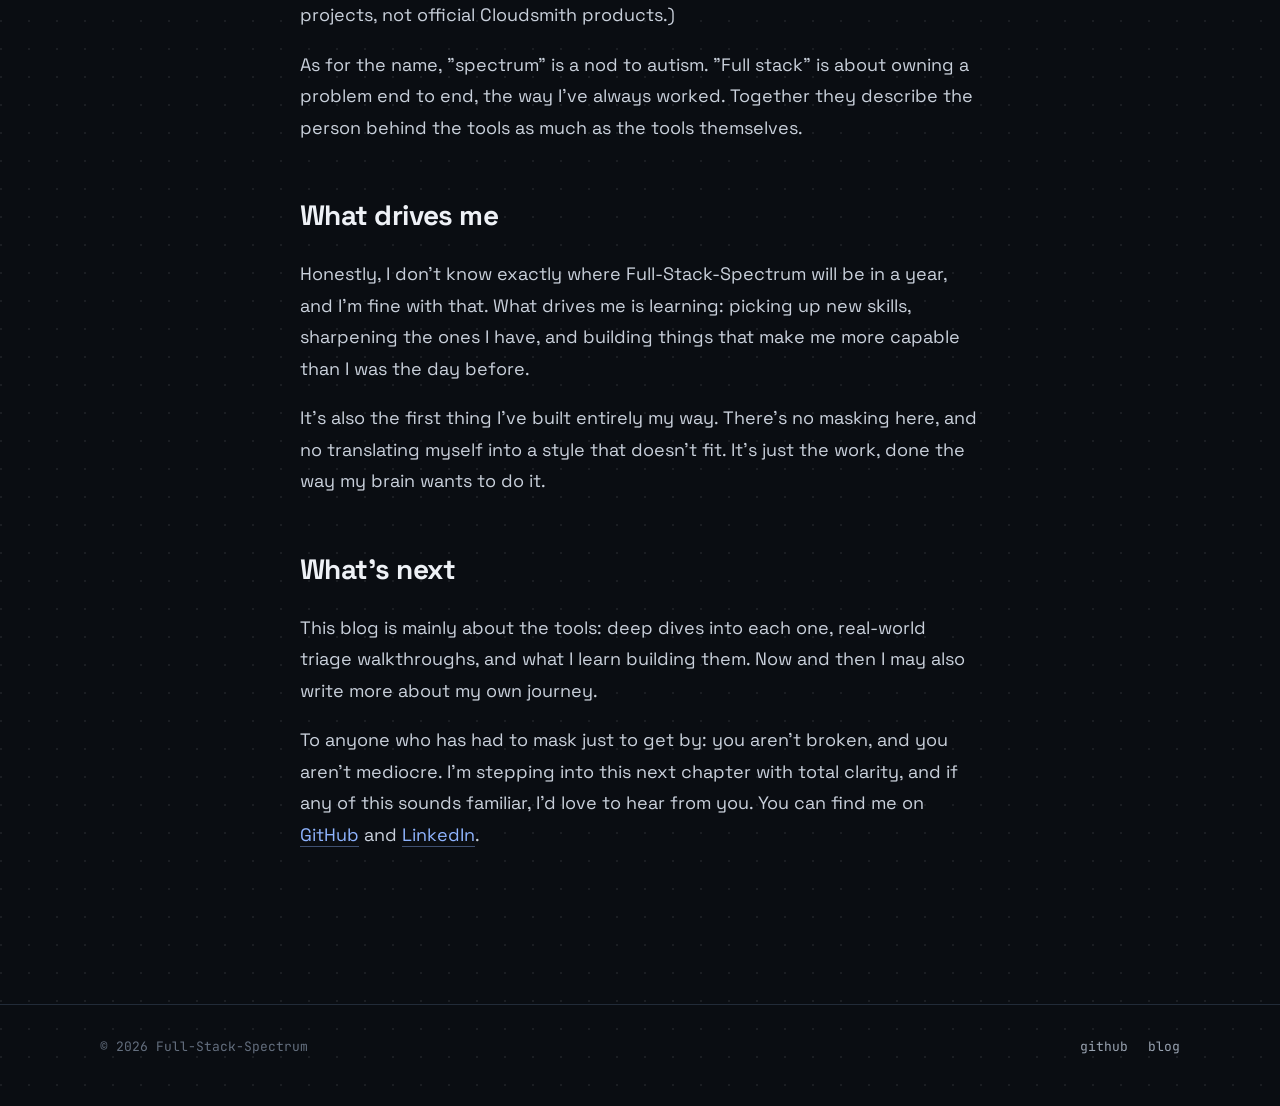
<file: blog/why-i-built-full-stack-spectrum.html>
<!doctype html>
<html lang="en">
<head>
  <meta charset="utf-8">
  <meta name="viewport" content="width=device-width, initial-scale=1">
  <title>Why I built Full-Stack-Spectrum — Full-Stack-Spectrum</title>
  <meta name="description" content="Thirteen years in tech, an autism diagnosis this year, and why I build open-source tools that turn noisy data into clear answers.">
  <meta name="theme-color" content="#0a0d12">
  <link rel="canonical" href="https://fullstackspectrum.com/blog/why-i-built-full-stack-spectrum.html">
  <link rel="icon" href="/assets/img/favicon.svg" type="image/svg+xml">
  <link rel="preconnect" href="https://fonts.googleapis.com">
  <link rel="preconnect" href="https://fonts.gstatic.com" crossorigin>
  <link href="https://fonts.googleapis.com/css2?family=JetBrains+Mono:wght@400;500;600&family=Space+Grotesk:wght@400;500;600;700&display=swap" rel="stylesheet">
  <link rel="stylesheet" href="/assets/css/style.css">
</head>
<body>

<header class="site-header">
  <div class="wrap">
    <a class="brand" href="/" aria-label="Full-Stack-Spectrum home">
      <span class="brand-mark" aria-hidden="true"></span>
      <span>Full-Stack-Spectrum</span>
    </a>
    <button class="nav-toggle" aria-label="Open menu" aria-expanded="false" aria-controls="nav">
      <svg width="18" height="18" viewBox="0 0 18 18" fill="none" stroke="currentColor" stroke-width="2"><path d="M2 5h14M2 13h14"/></svg>
    </button>
    <nav class="nav" id="nav">
      <a href="/#projects">projects</a>
      <a href="/#about">about</a>
      <a href="/blog/" aria-current="page">blog</a>
      <a href="/#contact">contact</a>
      <a class="nav-gh" href="https://github.com/fullstackspectrum" target="_blank" rel="noopener">
        <svg width="16" height="16" viewBox="0 0 16 16" fill="currentColor" aria-hidden="true"><path d="M8 0C3.58 0 0 3.58 0 8c0 3.54 2.29 6.53 5.47 7.59.4.07.55-.17.55-.38 0-.19-.01-.82-.01-1.49-2.01.37-2.53-.49-2.69-.94-.09-.23-.48-.94-.82-1.13-.28-.15-.68-.52-.01-.53.63-.01 1.08.58 1.23.82.72 1.21 1.87.87 2.33.66.07-.52.28-.87.51-1.07-1.78-.2-3.64-.89-3.64-3.95 0-.87.31-1.59.82-2.15-.08-.2-.36-1.02.08-2.12 0 0 .67-.21 2.2.82.64-.18 1.32-.27 2-.27.68 0 1.36.09 2 .27 1.53-1.04 2.2-.82 2.2-.82.44 1.1.16 1.92.08 2.12.51.56.82 1.27.82 2.15 0 3.07-1.87 3.75-3.65 3.95.29.25.54.73.54 1.48 0 1.07-.01 1.93-.01 2.2 0 .21.15.46.55.38A8.013 8.013 0 0016 8c0-4.42-3.58-8-8-8z"/></svg>
        GitHub
      </a>
    </nav>
  </div>
</header>

<main>
  <article class="article">
    <div class="wrap">
      <a class="article-back" href="/blog/">← all posts</a>
      <div class="spectrum spectrum--sm" aria-hidden="true"><span></span><span></span><span></span><span></span><span></span></div>
      <div class="article-meta"><time datetime="2026-11-03">03 Nov 2026</time><span>5 min read</span></div>
      <h1>Why I built Full-Stack-Spectrum</h1>
      <div class="article-body">
        <p>Earlier this year, after a long and stressful process, I received an adult autism diagnosis. I've worked in tech for thirteen years, and when the diagnosis came through, a lot of things I'd never been able to explain finally made sense.</p>
        <p>Most of this blog will be about the tools I build: vulnerability reports, security graphs, analytics. Before any of that, I want to write about the person building them, because the two turn out to be more connected than I realised.</p>

        <h2>Who I am</h2>
        <p>I've always loved fixing things. That started with building computers as a kid and led to studying computer science. But I never wanted to be a full-time developer. I love writing code, but for fun, as a hobbyist, not as the job itself.</p>
        <p>Instead I went into tech support, and I've built a thirteen-year career on it. Within support I've covered QA and cybersecurity, working with enterprise customers on problems that rarely have an obvious answer. The common thread has always been the same: find what's broken, fix it, then improve the process so it doesn't break again.</p>
        <p>Security got its hooks into me during my two and a half years at Lacework (now part of Fortinet), where I specialised in vulnerability management. Today I'm a Senior Technical Support Engineer at Cloudsmith, working on the software supply chain every day.</p>

        <h2>Always on the outside</h2>
        <p>Growing up, I was the shy, quiet, odd kid on the fringe, the one who never quite fit in. I didn't have words for it then. I just knew that other people seemed to be following rules nobody had explained to me.</p>
        <p>That pattern followed me into adult life. I communicate through logic: I say what I mean, and I mean what I say. That sounds simple, but it meant my intentions were misread over and over, at work and at home. Being direct came across as blunt. Being precise came across as cold. Wanting to understand the reason behind something came across as being difficult.</p>

        <h2>The cost of masking</h2>
        <p>To get by, I did what a lot of autistic people do without knowing it has a name: I masked. I studied how other people behaved and performed a version of myself that seemed to fit, every day, all day. On the outside that looked like coping. On the inside it was exhausting.</p>
        <p>I burned out, recovered, and burned out again. Each time, I came to the same wrong conclusion: that I was mediocre, that I was failing, that I was a flawed partner. It never occurred to me that the effort of pretending might be the problem.</p>
        <p>Through all of it, my wife's support and patience kept me grounded. I don't think I'd have got through those cycles without her.</p>

        <h2>The diagnosis</h2>
        <p>Getting the diagnosis wasn't a setback. It was a huge relief. It validated every childhood feeling of being on the outside and explained every cycle of burnout. It also gave my wife and me a shared way of understanding each other, where before there was mostly frustration on both sides.</p>
        <blockquote>The exhaustion came from forcing my brain to fit an environment built for a completely different communication style, not from a lack of capability or heart.</blockquote>
        <p>The traits that made the world hard work are the same ones I'm best at. Deep focus. Logic. Directness. I'm done apologising for how my mind works.</p>

        <h2>Why Full-Stack-Spectrum</h2>
        <p>I've always built my own tools: scripts, internal apps, small utilities to fill a gap. I just never made any of them public.</p>
        <p>What changed is AI. It's made it possible to go from an idea to a prototype to a working app far faster than I could on my own, and that opened the door. I like things to work in a very specific way, and when a paid service doesn't, I'd rather build exactly what I need than work around something that almost fits.</p>
        <p>Security tooling has plenty of those gaps. Scanners produce thousands of lines of JSON, and every one of them flags <em>something</em>, but very few tell you what to do first. Cutting through that noise, finding the pattern and giving a direct answer is exactly the kind of problem my brain is built for.</p>
        <p>So far that's turned into <a href="https://github.com/fullstackspectrum/sbomly">Sbomly</a>, <a href="https://github.com/fullstackspectrum/Forgely">Forgely</a>, <a href="https://github.com/fullstackspectrum/Vulnly">Vulnly</a>, <a href="https://github.com/fullstackspectrum/Assay">Assay</a> and <a href="https://github.com/fullstackspectrum/policy-insights">Policy Insights</a>. They're small, focused, open-source tools that each do one job. I use them every day. If nobody else ever does, that's fine. If they help someone else, that's a bonus. Not everything is about security, either: <a href="https://github.com/fullstackspectrum/gitpulse">GitPulse</a> tracks GitHub traffic, clones and release downloads, and keeps the history long after GitHub drops it. (The Cloudsmith-related tools are personal community projects, not official Cloudsmith products.)</p>
        <p>As for the name, "spectrum" is a nod to autism. "Full stack" is about owning a problem end to end, the way I've always worked. Together they describe the person behind the tools as much as the tools themselves.</p>

        <h2>What drives me</h2>
        <p>Honestly, I don't know exactly where Full-Stack-Spectrum will be in a year, and I'm fine with that. What drives me is learning: picking up new skills, sharpening the ones I have, and building things that make me more capable than I was the day before.</p>
        <p>It's also the first thing I've built entirely my way. There's no masking here, and no translating myself into a style that doesn't fit. It's just the work, done the way my brain wants to do it.</p>

        <h2>What's next</h2>
        <p>This blog is mainly about the tools: deep dives into each one, real-world triage walkthroughs, and what I learn building them. Now and then I may also write more about my own journey.</p>
        <p>To anyone who has had to mask just to get by: you aren't broken, and you aren't mediocre. I'm stepping into this next chapter with total clarity, and if any of this sounds familiar, I'd love to hear from you. You can find me on <a href="https://github.com/fullstackspectrum">GitHub</a> and <a href="https://www.linkedin.com/in/colinmoynes/">LinkedIn</a>.</p>
      </div>
    </div>
  </article>
</main>

<footer class="site-footer">
  <div class="wrap">
    <p>© <span data-year></span> Full-Stack-Spectrum</p>
    <div class="footer-links">
      <a href="https://github.com/fullstackspectrum" target="_blank" rel="noopener">github</a>
      <a href="/blog/">blog</a>
    </div>
  </div>
</footer>

<script src="/assets/js/posts.js"></script>
<script src="/assets/js/main.js"></script>
</body>
</html>
</file>
<file: assets/css/style.css>
/* ==========================================================================
   Full-Stack-Spectrum — site styles
   Palette pulled from the LinkedIn banner.
   ========================================================================== */

:root {
  --bg: #0a0d12;
  --bg-elev: #10151d;
  --bg-card: #121821;
  --line: #222b38;
  --line-strong: #2f3a4b;
  --text: #eef1f6;
  --text-dim: #9aa4b2;
  --text-faint: #646f7f;

  --blue: #4f8cff;
  --blue-soft: #8fb4ff;
  --yellow: #f5c84c;
  --orange: #ff8a3d;
  --red: #ff4d5e;

  --font-display: "Space Grotesk", system-ui, sans-serif;
  --font-mono: "JetBrains Mono", ui-monospace, SFMono-Regular, Menlo, monospace;

  --radius: 10px;
  --max: 1160px;
  --gutter: clamp(16px, 4vw, 40px);
}

*, *::before, *::after { box-sizing: border-box; }

html { scroll-behavior: smooth; -webkit-text-size-adjust: 100%; }

body {
  margin: 0;
  background-color: var(--bg);
  background-image: radial-gradient(circle at 1px 1px, rgba(255,255,255,0.07) 1px, transparent 0);
  background-size: 28px 28px;
  color: var(--text);
  font-family: var(--font-display);
  font-size: 17px;
  line-height: 1.6;
  -webkit-font-smoothing: antialiased;
  overflow-x: hidden;
}

a { color: var(--blue-soft); text-decoration: none; }
a:hover { color: var(--text); }
img, svg { display: block; max-width: 100%; }
code, pre, kbd { font-family: var(--font-mono); }

::selection { background: var(--red); color: #fff; }

:focus-visible { outline: 2px solid var(--blue); outline-offset: 3px; border-radius: 4px; }

.wrap { width: 100%; max-width: var(--max); margin: 0 auto; padding: 0 var(--gutter); }

.mono { font-family: var(--font-mono); }

/* Spectrum bar ---------------------------------------------------------- */
.spectrum { display: flex; gap: 6px; }
.spectrum span { width: 28px; height: 8px; border-radius: 1px; }
.spectrum span:nth-child(1) { background: var(--blue); }
.spectrum span:nth-child(2) { background: var(--blue-soft); }
.spectrum span:nth-child(3) { background: var(--yellow); }
.spectrum span:nth-child(4) { background: var(--orange); }
.spectrum span:nth-child(5) { background: var(--red); }
.spectrum--sm span { width: 12px; height: 4px; }

/* Header ---------------------------------------------------------------- */
.site-header {
  position: sticky; top: 0; z-index: 50;
  background: rgba(10, 13, 18, 0.72);
  backdrop-filter: blur(12px);
  -webkit-backdrop-filter: blur(12px);
  border-bottom: 1px solid transparent;
  transition: border-color .2s;
}
.site-header.scrolled { border-bottom-color: var(--line); }
.site-header .wrap { display: flex; align-items: center; justify-content: space-between; height: 64px; }

.brand { display: flex; align-items: center; gap: 12px; color: var(--text); font-weight: 700; letter-spacing: -0.01em; }
.brand:hover { color: var(--text); }
.brand-mark {
  width: 28px; height: 28px; border: 2px solid var(--text); border-radius: 6px;
  display: grid; place-items: center;
}
.brand-mark::after { content: ""; width: 10px; height: 10px; background: var(--text); border-radius: 2px; transition: background .2s; }
.brand:hover .brand-mark::after { background: var(--red); }

.nav { display: flex; align-items: center; gap: 4px; }
.nav a {
  font-family: var(--font-mono); font-size: 14px; color: var(--text-dim);
  padding: 8px 12px; border-radius: 6px;
}
.nav a:hover, .nav a[aria-current="page"] { color: var(--text); background: var(--bg-card); }
.nav .nav-gh {
  margin-left: 8px; border: 1px solid var(--line-strong); color: var(--text);
  display: inline-flex; align-items: center; gap: 8px;
}
.nav .nav-gh:hover { border-color: var(--text-dim); }
.nav-toggle { display: none; }

@media (max-width: 720px) {
  .nav-toggle {
    display: grid; place-items: center; width: 40px; height: 40px;
    background: none; border: 1px solid var(--line-strong); border-radius: 8px; color: var(--text); cursor: pointer;
  }
  .nav {
    position: absolute; top: 64px; left: 0; right: 0;
    flex-direction: column; align-items: stretch; gap: 0;
    background: var(--bg); border-bottom: 1px solid var(--line);
    padding: 8px var(--gutter) 16px;
    display: none;
  }
  .nav.open { display: flex; }
  .nav a { padding: 12px; }
  .nav .nav-gh { margin: 8px 0 0; justify-content: center; }
}

/* Hero ------------------------------------------------------------------ */
.hero { padding: clamp(56px, 10vw, 120px) 0 clamp(48px, 8vw, 96px); position: relative; }
.hero .wrap { display: grid; grid-template-columns: 1.15fr 0.85fr; gap: 40px; align-items: center; }

.hero h1 {
  font-size: clamp(48px, 9vw, 112px);
  line-height: 0.95; letter-spacing: -0.04em; font-weight: 700;
  margin: 28px 0 24px;
}
.hero h1 .glitch { position: relative; display: inline-block; }

.hero-lede {
  font-family: var(--font-mono); font-size: clamp(14px, 1.6vw, 16px);
  color: var(--text-dim); max-width: 52ch; margin: 0 0 32px;
}
.hero-lede .cursor {
  display: inline-block; width: 9px; height: 1.1em; background: var(--red);
  vertical-align: text-bottom; margin-left: 2px; animation: blink 1.1s steps(1) infinite;
}
@keyframes blink { 50% { opacity: 0; } }

.hero-ctas { display: flex; flex-wrap: wrap; gap: 12px; }

.btn {
  display: inline-flex; align-items: center; gap: 10px;
  font-family: var(--font-mono); font-size: 14px; font-weight: 500;
  padding: 12px 18px; border-radius: 8px; border: 1px solid var(--line-strong);
  color: var(--text); background: var(--bg-card);
  transition: transform .15s, border-color .15s, background .15s;
}
.btn:hover { color: var(--text); border-color: var(--text-dim); transform: translateY(-1px); }
.btn--primary { background: var(--red); border-color: var(--red); color: #fff; }
.btn--primary:hover { background: #ff6371; border-color: #ff6371; color: #fff; }
.btn .arrow { transition: transform .15s; }
.btn:hover .arrow { transform: translateX(3px); }

/* Hero terminal: the site's .terminal, sized for the longest run so the page
   never shifts as main.js types and prints each tool's output. */
.terminal.hero-term { width: 100%; max-width: 500px; justify-self: end; font-size: 12.5px; }
.hero-term pre { height: calc(10 * 1.75em + 36px); overflow: hidden; }

@media (max-width: 900px) {
  .hero .wrap { grid-template-columns: 1fr; }
  .terminal.hero-term { justify-self: stretch; max-width: none; }
}

/* Ticker ---------------------------------------------------------------- */
.ticker {
  border-top: 1px solid var(--line); border-bottom: 1px solid var(--line);
  background: var(--bg-elev); overflow: hidden; white-space: nowrap;
  font-family: var(--font-mono); font-size: 13px; color: var(--text-faint);
}
.ticker-track { display: inline-flex; gap: 48px; padding: 14px 0; animation: marquee 40s linear infinite; }
.ticker-track span::before { content: "▪"; color: var(--red); margin-right: 12px; }
@keyframes marquee { to { transform: translateX(-50%); } }

/* Sections -------------------------------------------------------------- */
.section { padding: clamp(64px, 10vw, 112px) 0; }
.section-head { display: flex; align-items: end; justify-content: space-between; gap: 24px; flex-wrap: wrap; margin-bottom: 40px; }
.eyebrow { font-family: var(--font-mono); font-size: 13px; color: var(--red); letter-spacing: .04em; margin: 0 0 12px; }
.eyebrow::before { content: "// "; color: var(--text-faint); }
.section h2 { font-size: clamp(32px, 5vw, 52px); line-height: 1.05; letter-spacing: -0.03em; margin: 0; }
.section-sub { color: var(--text-dim); max-width: 48ch; margin: 12px 0 0; }

/* Project filter -------------------------------------------------------- */
.filters { display: flex; flex-wrap: wrap; gap: 8px; }
.filter {
  font-family: var(--font-mono); font-size: 13px; cursor: pointer;
  padding: 7px 12px; border-radius: 999px;
  background: transparent; border: 1px solid var(--line-strong); color: var(--text-dim);
}
.filter:hover { color: var(--text); }
.filter[aria-pressed="true"] { background: var(--text); border-color: var(--text); color: var(--bg); }

/* Project cards --------------------------------------------------------- */
.projects { display: grid; grid-template-columns: repeat(auto-fill, minmax(min(100%, 340px), 1fr)); gap: 16px; }

.card {
  --accent: var(--blue);
  position: relative; display: flex; flex-direction: column;
  background: var(--bg-card); border: 1px solid var(--line); border-radius: var(--radius);
  padding: 24px; overflow: hidden;
  transition: border-color .2s, transform .2s;
}
.card::before {
  content: ""; position: absolute; inset: 0 0 auto 0; height: 3px; background: var(--accent);
  transform: scaleX(0); transform-origin: left; transition: transform .35s ease;
}
.card::after {
  content: ""; position: absolute; inset: 0; pointer-events: none; opacity: 0; transition: opacity .3s;
  background: radial-gradient(400px circle at var(--mx, 50%) var(--my, 0%), color-mix(in srgb, var(--accent) 12%, transparent), transparent 60%);
}
.card:hover { border-color: var(--line-strong); transform: translateY(-3px); }
.card:hover::before { transform: scaleX(1); }
.card:hover::after { opacity: 1; }
.card[hidden] { display: none; }

.card--featured { border-color: color-mix(in srgb, var(--accent) 55%, var(--line)); }
.card--featured::before { transform: scaleX(1); }

.card-top { display: flex; align-items: center; justify-content: space-between; gap: 12px; margin-bottom: 14px; }
.card-tags { display: flex; gap: 6px; flex-wrap: wrap; }
.tag {
  font-family: var(--font-mono); font-size: 11px; font-weight: 600; letter-spacing: .04em;
  padding: 3px 8px; border-radius: 4px; background: var(--bg-elev); color: var(--text-dim); border: 1px solid var(--line);
}
.tag--new { background: var(--red); color: #fff; border-color: var(--red); }
.stars { font-family: var(--font-mono); font-size: 12px; color: var(--text-faint); display: inline-flex; align-items: center; gap: 5px; }

.card h3 { font-size: 26px; letter-spacing: -0.02em; margin: 0 0 4px; line-height: 1.1; }
.card h3 a { color: var(--text); }
.card h3 a::after { content: ""; position: absolute; inset: 0; z-index: 1; }
.card-kicker { font-family: var(--font-mono); font-size: 13px; color: var(--accent); margin: 0 0 12px; }
.card-desc { color: var(--text-dim); font-size: 15px; margin: 0 0 20px; flex: 1; }

.install {
  position: relative; z-index: 2;
  display: flex; align-items: center; gap: 10px;
  background: var(--bg); border: 1px solid var(--line); border-radius: 6px;
  padding: 10px 10px 10px 12px; font-family: var(--font-mono); font-size: 13px;
}
.install code { flex: 1; min-width: 0; overflow-x: auto; white-space: nowrap; color: var(--text); scrollbar-width: none; }
.install code::-webkit-scrollbar { display: none; }
.install .prompt { color: var(--accent); user-select: none; }
.copy {
  flex: none; cursor: pointer; font-family: var(--font-mono); font-size: 11px;
  background: var(--bg-card); color: var(--text-dim); border: 1px solid var(--line-strong);
  border-radius: 4px; padding: 4px 8px;
}
.copy:hover { color: var(--text); }
.copy.done { color: var(--bg); background: var(--yellow); border-color: var(--yellow); }

.card-links { position: relative; z-index: 2; display: flex; gap: 16px; margin-top: 16px; font-family: var(--font-mono); font-size: 13px; }
.card-links a { color: var(--text-dim); }
.card-links a:hover { color: var(--text); }

/* About / stack --------------------------------------------------------- */
.about-grid { display: grid; grid-template-columns: 1fr 1fr; gap: 48px; align-items: start; }
.about-copy p { color: var(--text-dim); margin: 0 0 16px; }
.about-copy strong { color: var(--text); font-weight: 600; }

.terminal {
  background: var(--bg-elev); border: 1px solid var(--line); border-radius: var(--radius); overflow: hidden;
  font-family: var(--font-mono); font-size: 13.5px;
}
.terminal-bar { display: flex; align-items: center; gap: 8px; padding: 12px 14px; border-bottom: 1px solid var(--line); }
.terminal-bar i { width: 11px; height: 11px; border-radius: 50%; background: var(--line-strong); }
.terminal-bar i:nth-child(1) { background: var(--red); }
.terminal-bar i:nth-child(2) { background: var(--yellow); }
.terminal-bar i:nth-child(3) { background: var(--blue); }
.terminal-bar span { margin-left: auto; color: var(--text-faint); font-size: 12px; }
.terminal pre { margin: 0; padding: 18px; white-space: pre-wrap; color: var(--text-dim); line-height: 1.75; }
.terminal .c-p { color: var(--red); }
.terminal .c-k { color: var(--blue-soft); }
.terminal .c-v { color: var(--text); }
.terminal .c-y { color: var(--yellow); }
.terminal .c-o { color: var(--orange); }
.terminal .c-f { color: var(--text-faint); }
.terminal .c-b { color: var(--blue); }

@media (max-width: 860px) { .about-grid { grid-template-columns: 1fr; gap: 32px; } }

/* Blog list ------------------------------------------------------------- */
.posts { display: grid; border-top: 1px solid var(--line); }
.post-row {
  display: grid; grid-template-columns: 140px 1fr auto; gap: 24px; align-items: baseline;
  padding: 22px 0; border-bottom: 1px solid var(--line); color: var(--text);
  transition: padding .2s, background .2s;
}
.post-row:hover { color: var(--text); padding-left: 12px; padding-right: 12px; background: var(--bg-card); }
.post-date { font-family: var(--font-mono); font-size: 13px; color: var(--text-faint); }
.post-title { font-size: 21px; font-weight: 600; letter-spacing: -0.01em; }
.post-excerpt { display: block; font-size: 15px; color: var(--text-dim); font-weight: 400; margin-top: 4px; }
.post-arrow { font-family: var(--font-mono); color: var(--text-faint); transition: color .2s, transform .2s; }
.post-row:hover .post-arrow { color: var(--red); transform: translateX(4px); }

@media (max-width: 640px) {
  .post-row { grid-template-columns: 1fr; gap: 4px; }
  .post-arrow { display: none; }
}

/* CTA / contact --------------------------------------------------------- */
.cta {
  border: 1px solid var(--line); border-radius: 16px; background: var(--bg-elev);
  padding: clamp(32px, 6vw, 64px); position: relative; overflow: hidden;
}
.cta::before {
  content: ""; position: absolute; right: -120px; top: -120px; width: 360px; height: 360px; border-radius: 50%;
  border: 1px dashed color-mix(in srgb, var(--red) 40%, transparent);
}
.cta h2 { font-size: clamp(30px, 5vw, 48px); letter-spacing: -0.03em; line-height: 1.05; margin: 0 0 16px; max-width: 18ch; }
.cta p { color: var(--text-dim); margin: 0 0 28px; max-width: 50ch; }

/* Footer ---------------------------------------------------------------- */
.site-footer { border-top: 1px solid var(--line); padding: 32px 0 48px; margin-top: 40px; }
.site-footer .wrap { display: flex; justify-content: space-between; align-items: center; gap: 16px; flex-wrap: wrap; }
.site-footer p { margin: 0; font-family: var(--font-mono); font-size: 13px; color: var(--text-faint); }
.footer-links { display: flex; gap: 20px; font-family: var(--font-mono); font-size: 13px; }
.footer-links a { color: var(--text-dim); }

/* Article (blog post) --------------------------------------------------- */
.article { padding: clamp(48px, 8vw, 96px) 0; }
.article .wrap { max-width: 760px; }
.article-back { font-family: var(--font-mono); font-size: 13px; color: var(--text-dim); display: inline-block; margin-bottom: 32px; }
.article-meta { font-family: var(--font-mono); font-size: 13px; color: var(--text-faint); margin: 20px 0 12px; display: flex; gap: 16px; flex-wrap: wrap; }
.article h1 { font-size: clamp(36px, 6vw, 60px); line-height: 1.02; letter-spacing: -0.035em; margin: 0 0 24px; }
.article-body { font-size: 18px; line-height: 1.75; color: #c9d0db; }
.article-body h2 { color: var(--text); font-size: 28px; letter-spacing: -0.02em; margin: 48px 0 12px; }
.article-body h3 { color: var(--text); font-size: 21px; margin: 36px 0 8px; }
.article-body a { color: var(--blue-soft); border-bottom: 1px solid color-mix(in srgb, var(--blue-soft) 40%, transparent); }
.article-body a:hover { border-bottom-color: var(--blue-soft); }
.article-body :not(pre) > code { font-size: .88em; background: var(--bg-card); border: 1px solid var(--line); padding: 2px 6px; border-radius: 4px; color: var(--text); }
.article-body pre {
  background: var(--bg-elev); border: 1px solid var(--line); border-radius: 8px;
  padding: 18px; overflow-x: auto; font-size: 14px; line-height: 1.6; color: var(--text);
}
.article-body blockquote { margin: 24px 0; padding: 4px 0 4px 20px; border-left: 3px solid var(--red); color: var(--text-dim); }
.article-body ul, .article-body ol { padding-left: 22px; }
.article-body li { margin: 6px 0; }
.article-body hr { border: 0; height: 1px; background: var(--line); margin: 48px 0; }

/* Reveal on scroll ------------------------------------------------------ */
.reveal { opacity: 0; transform: translateY(16px); transition: opacity .6s ease, transform .6s ease; }
.reveal.in { opacity: 1; transform: none; }

@media (prefers-reduced-motion: reduce) {
  *, *::before, *::after { animation: none !important; transition: none !important; }
  .reveal { opacity: 1; transform: none; }
  html { scroll-behavior: auto; }
}
.article-body figure { margin: 28px 0; }
.article-body figure img { display: block; width: 100%; height: auto; border: 1px solid var(--line); border-radius: 8px; background: var(--bg-elev); }
.article-body figcaption { margin-top: 10px; font-family: "JetBrains Mono", ui-monospace, monospace; font-size: 13px; color: var(--text-faint); }
.article-body figure a { border-bottom: 0; }
.article-body figure.wide { width: min(1100px, calc(100vw - 2 * var(--gutter))); margin-left: 50%; transform: translateX(-50%); }
.article-body figure.wide figcaption { text-align: center; }

@media (max-width: 480px) { .terminal.hero-term { font-size: 11.5px; } }
</file>
